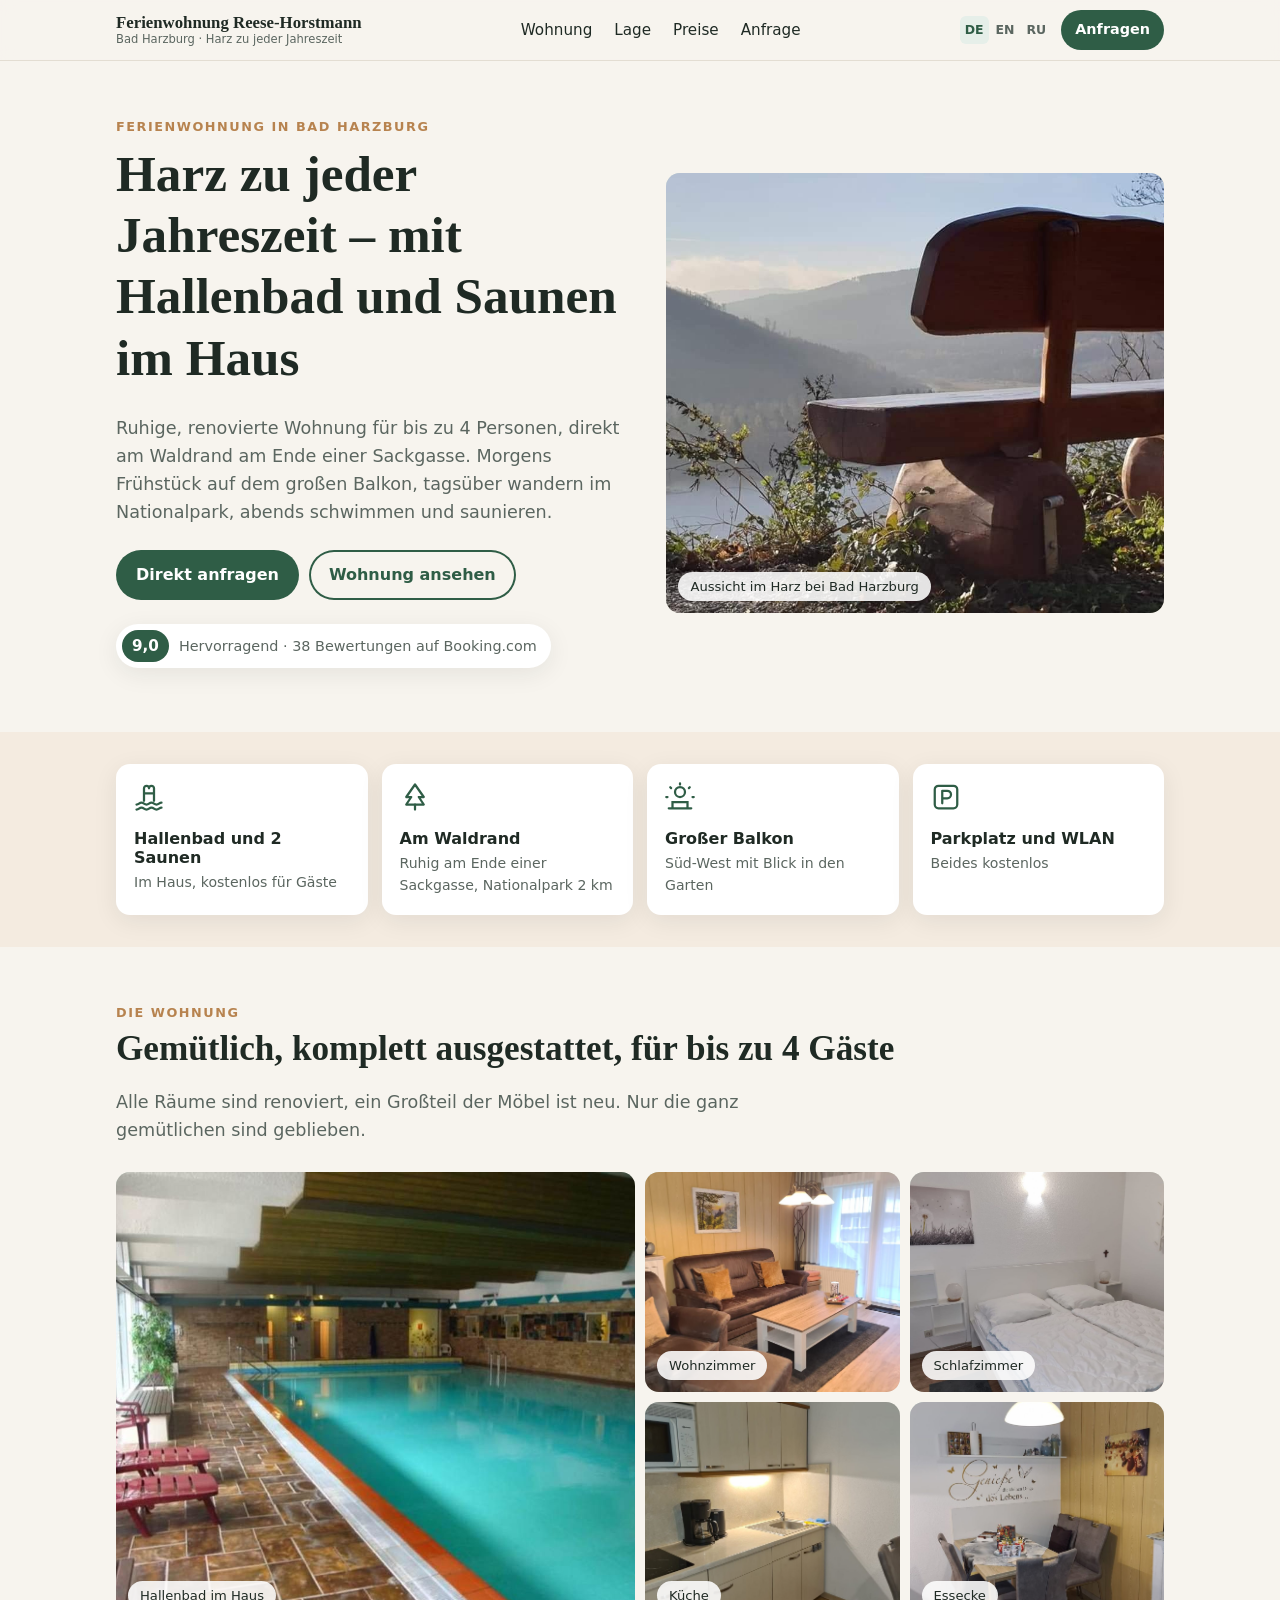
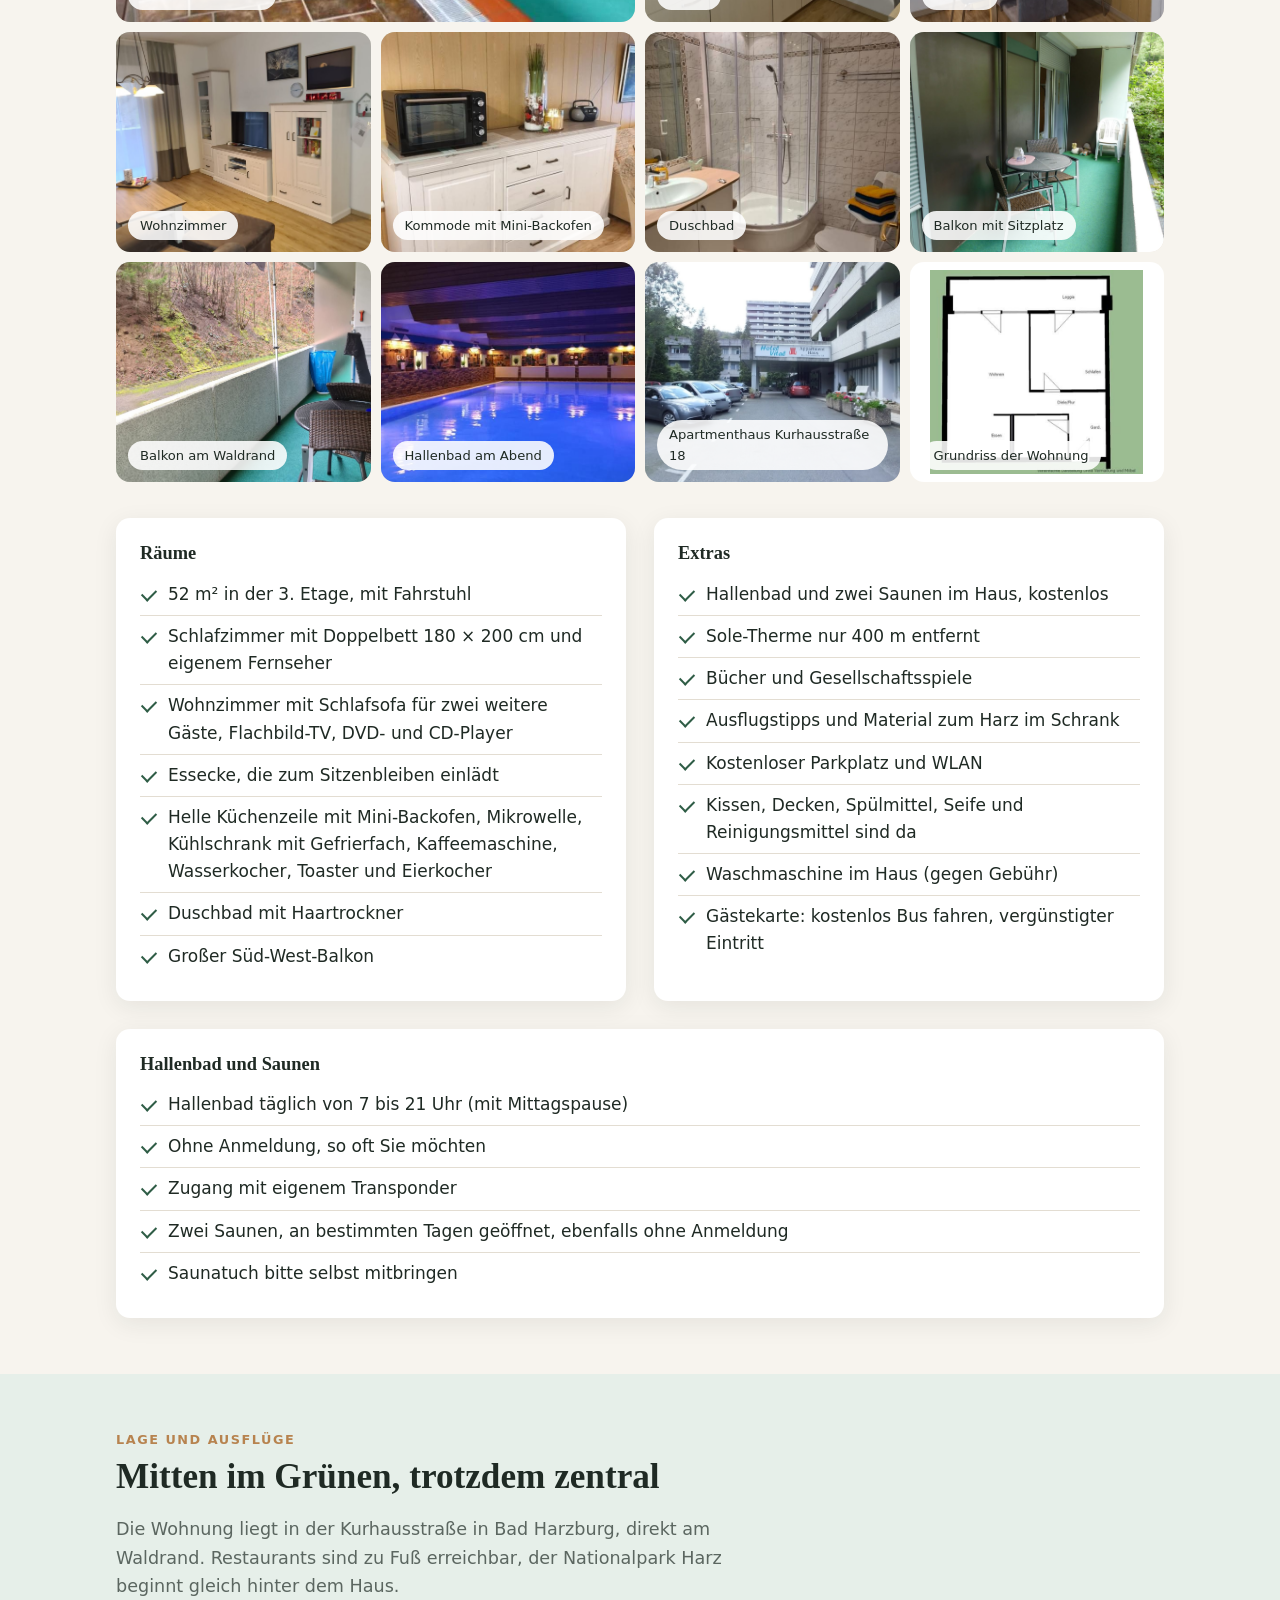
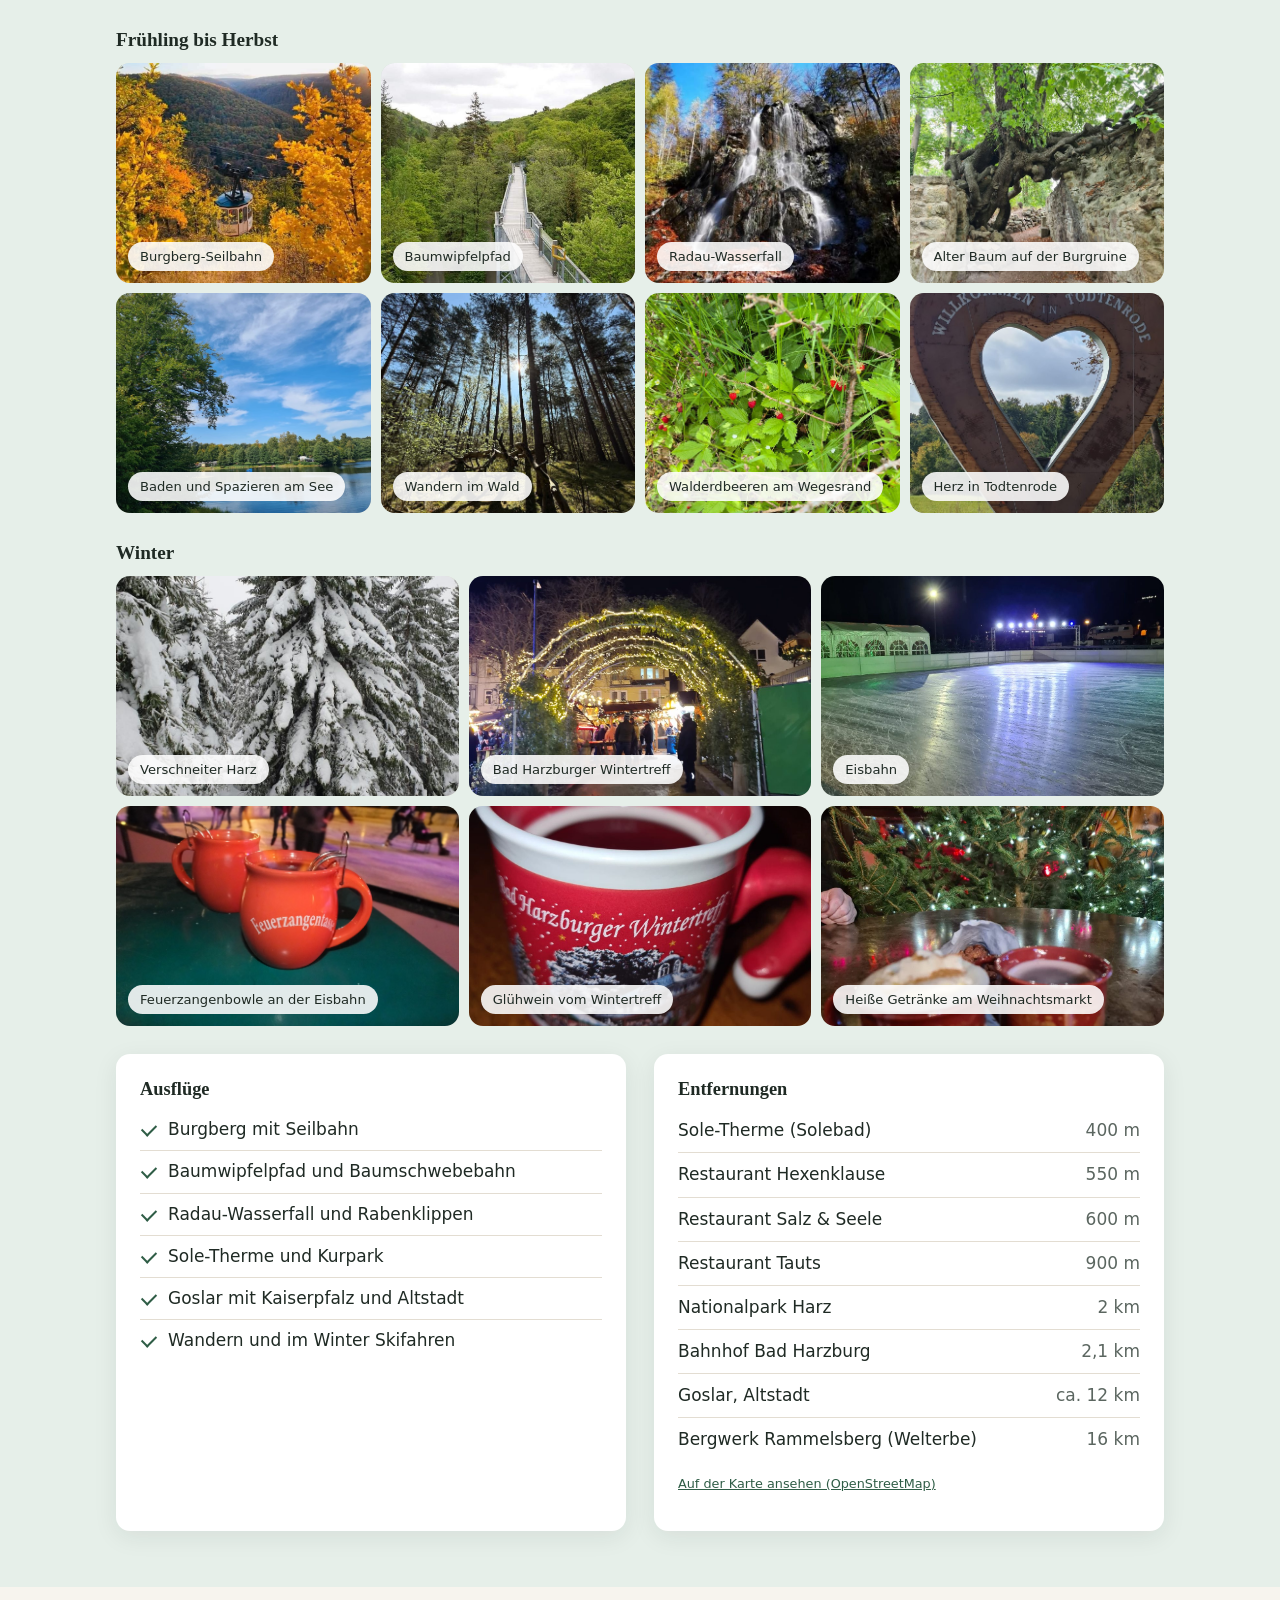
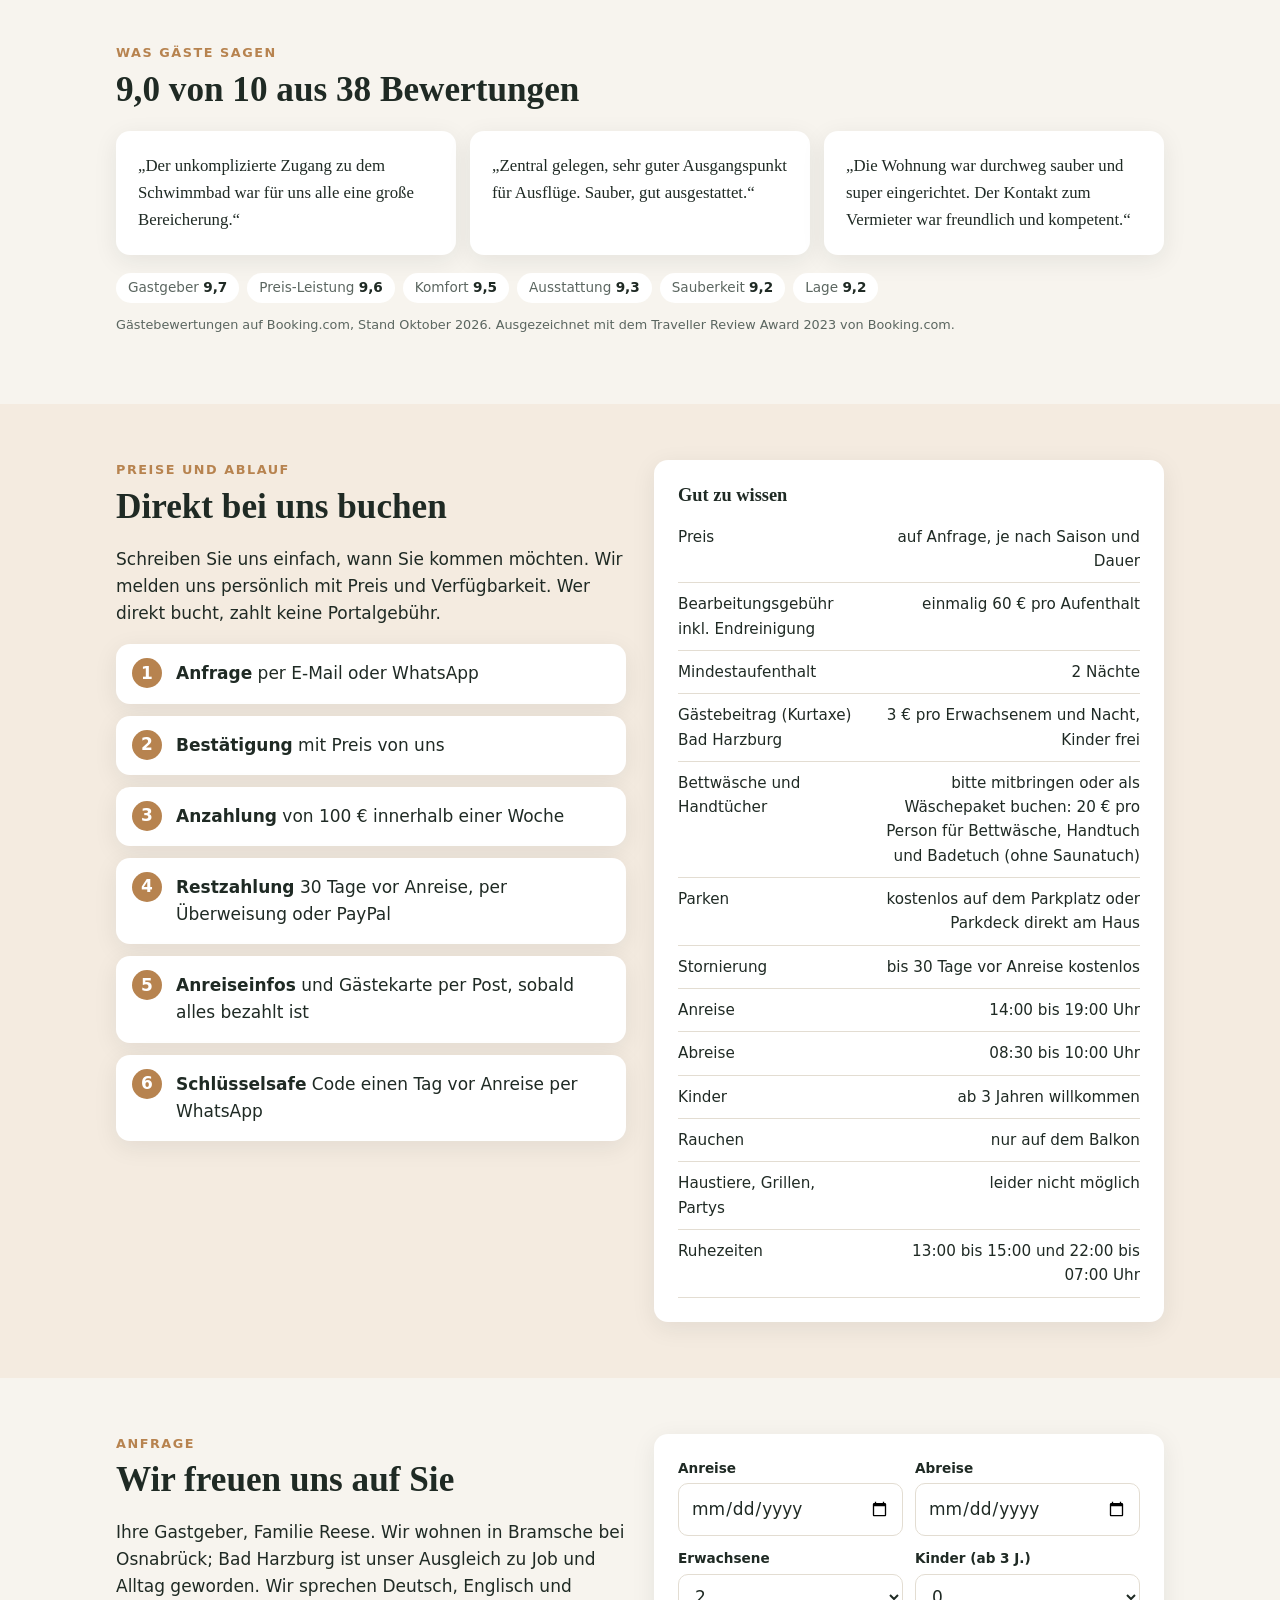
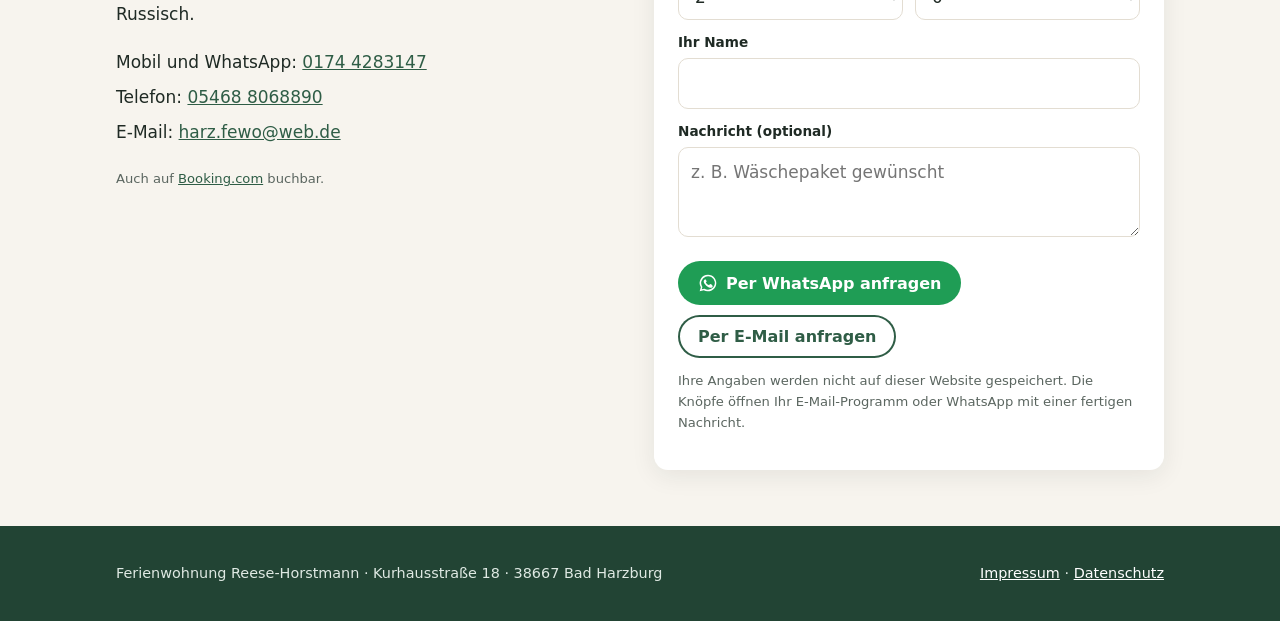
<file: index.html>
<!doctype html>
<html lang="de">
<head>
<meta charset="utf-8">
<meta name="viewport" content="width=device-width, initial-scale=1">
<title>Ferienwohnung Reese-Horstmann · Bad Harzburg mit Hallenbad und Saunen</title>
<meta name="description" content="Gemütliche Ferienwohnung für bis zu 4 Personen in Bad Harzburg: am Waldrand, mit Hallenbad und zwei Saunen im Haus, großem Balkon und kostenlosem Parkplatz. Direkt bei den Gastgebern anfragen.">
<meta name="theme-color" content="#2f5d46">
<link rel="canonical" href="https://harz-zu-jeder-jahreszeit.de/">
<link rel="alternate" hreflang="de" href="https://harz-zu-jeder-jahreszeit.de/">
<link rel="alternate" hreflang="en" href="https://harz-zu-jeder-jahreszeit.de/en/">
<link rel="alternate" hreflang="ru" href="https://harz-zu-jeder-jahreszeit.de/ru/">
<meta property="og:type" content="website">
<meta property="og:title" content="Ferienwohnung Reese-Horstmann · Bad Harzburg mit Hallenbad und Saunen">
<meta property="og:description" content="Gemütliche Ferienwohnung für bis zu 4 Personen in Bad Harzburg: am Waldrand, mit Hallenbad und zwei Saunen im Haus, großem Balkon und kostenlosem Parkplatz. Direkt bei den Gastgebern anfragen.">
<meta property="og:url" content="https://harz-zu-jeder-jahreszeit.de/">
<meta property="og:image" content="https://harz-zu-jeder-jahreszeit.de/fotos/hallenbad.jpg">
<meta property="og:locale" content="de_DE">
<script type="application/ld+json">{"@context": "https://schema.org", "@type": "VacationRental", "name": "Ferienwohnung Reese-Horstmann", "description": "Gemütliche Ferienwohnung für bis zu 4 Personen in Bad Harzburg: am Waldrand, mit Hallenbad und zwei Saunen im Haus, großem Balkon und kostenlosem Parkplatz. Direkt bei den Gastgebern anfragen.", "url": "https://harz-zu-jeder-jahreszeit.de/", "image": ["https://harz-zu-jeder-jahreszeit.de/fotos/hallenbad.jpg", "https://harz-zu-jeder-jahreszeit.de/fotos/wohnzimmer.jpg", "https://harz-zu-jeder-jahreszeit.de/fotos/schlafzimmer.jpg", "https://harz-zu-jeder-jahreszeit.de/fotos/bank-aussicht.jpg"], "telephone": "+49 174 4283147", "email": "harz.fewo@web.de", "address": {"@type": "PostalAddress", "streetAddress": "Kurhausstraße 18", "postalCode": "38667", "addressLocality": "Bad Harzburg", "addressCountry": "DE"}, "containsPlace": {"@type": "Accommodation", "occupancy": {"@type": "QuantitativeValue", "maxValue": 4}, "numberOfBedrooms": 1}, "amenityFeature": [{"@type": "LocationFeatureSpecification", "name": "Indoor pool", "value": true}, {"@type": "LocationFeatureSpecification", "name": "Saunas", "value": true}, {"@type": "LocationFeatureSpecification", "name": "Free parking", "value": true}, {"@type": "LocationFeatureSpecification", "name": "Free Wi-Fi", "value": true}, {"@type": "LocationFeatureSpecification", "name": "Balcony", "value": true}], "checkinTime": "14:00", "checkoutTime": "10:00", "petsAllowed": false}</script>
<link rel="stylesheet" href="style.css">
<link rel="icon" href="data:image/svg+xml,%3Csvg xmlns='http://www.w3.org/2000/svg' viewBox='0 0 64 64'%3E%3Crect width='64' height='64' rx='14' fill='%232f5d46'/%3E%3Cpath d='M12 46 26 24l8 12 6-8 12 18z' fill='%23f7f4ee'/%3E%3C/svg%3E">
<script data-goatcounter="https://fewoharz.goatcounter.com/count" async src="https://gc.zgo.at/count.js"></script>
</head>
<body class="has-mbar">
<!-- Erzeugt mit build.py – Änderungen bitte dort machen. -->

<header class="top">
  <div class="wrap">
    <a class="brand" href="#start">Ferienwohnung Reese-Horstmann<small>Bad Harzburg · Harz zu jeder Jahreszeit</small></a>
    <nav class="nav">
      <a href="#wohnung">Wohnung</a>
      <a href="#lage">Lage</a>
      <a href="#preise">Preise</a>
      <a href="#anfrage">Anfrage</a>
    </nav>
    <div class="head-right">
      <nav class="langs" aria-label="Sprache / Language / Язык"><a href="" hreflang="de" lang="de" aria-current="true">DE</a> <a href="en/" hreflang="en" lang="en">EN</a> <a href="ru/" hreflang="ru" lang="ru">RU</a></nav>
      <a class="btn btn-primary btn-sm" href="#anfrage">Anfragen</a>
    </div>
  </div>
</header>

<main id="start">

<section class="hero">
  <div class="wrap hero-grid">
    <div>
      <div class="eyebrow">Ferienwohnung in Bad Harzburg</div>
      <h1>Harz zu jeder Jahreszeit – mit Hallenbad und Saunen im Haus</h1>
      <p class="lead">Ruhige, renovierte Wohnung für bis zu 4 Personen, direkt am Waldrand am Ende einer Sackgasse. Morgens Frühstück auf dem großen Balkon, tagsüber wandern im Nationalpark, abends schwimmen und saunieren.</p>
      <div class="actions">
        <a class="btn btn-primary" href="#anfrage">Direkt anfragen</a>
        <a class="btn btn-ghost" href="#wohnung">Wohnung ansehen</a>
      </div>
      <div class="rating"><b>9,0</b> Hervorragend · 38 Bewertungen auf Booking.com</div>
    </div>
    <figure class="ph tall"><img src="fotos/bank-aussicht.jpg" alt="Aussicht im Harz bei Bad Harzburg" width="960" height="720"><figcaption>Aussicht im Harz bei Bad Harzburg</figcaption></figure>
  </div>
</section>

<section class="wood" style="padding:32px 0">
  <div class="wrap hl">
    <div>
      <svg viewBox="0 0 24 24" fill="none" stroke="currentColor" stroke-width="1.8" stroke-linecap="round"><path d="M2 18c2 0 2-1.5 4-1.5S8 18 10 18s2-1.5 4-1.5 2 1.5 4 1.5 2-1.5 4-1.5M2 22c2 0 2-1.5 4-1.5S8 22 10 22s2-1.5 4-1.5 2 1.5 4 1.5 2-1.5 4-1.5M8 15V5a2 2 0 0 1 4 0M16 15V5a2 2 0 0 0-4 0M8 9h8"/></svg>
      <h3>Hallenbad und 2 Saunen</h3><p>Im Haus, kostenlos für Gäste</p>
    </div>
    <div>
      <svg viewBox="0 0 24 24" fill="none" stroke="currentColor" stroke-width="1.8" stroke-linecap="round" stroke-linejoin="round"><path d="M12 2 5 12h4l-4 6h14l-4-6h4z"/><path d="M12 18v4"/></svg>
      <h3>Am Waldrand</h3><p>Ruhig am Ende einer Sackgasse, Nationalpark 2 km</p>
    </div>
    <div>
      <svg viewBox="0 0 24 24" fill="none" stroke="currentColor" stroke-width="1.8" stroke-linecap="round"><circle cx="12" cy="8" r="4"/><path d="M12 1v1M4.2 4.2l.7.7M1 12h1M22 12h1M19.1 4.9l.7-.7M3 21h18M6 21v-5h12v5"/></svg>
      <h3>Großer Balkon</h3><p>Süd-West mit Blick in den Garten</p>
    </div>
    <div>
      <svg viewBox="0 0 24 24" fill="none" stroke="currentColor" stroke-width="1.8" stroke-linecap="round" stroke-linejoin="round"><rect x="3" y="3" width="18" height="18" rx="3"/><path d="M9 17V7h4a3 3 0 0 1 0 6H9"/></svg>
      <h3>Parkplatz und WLAN</h3><p>Beides kostenlos</p>
    </div>
  </div>
</section>

<section id="wohnung">
  <div class="wrap">
    <div class="eyebrow">Die Wohnung</div>
    <h2>Gemütlich, komplett ausgestattet, für bis zu 4 Gäste</h2>
    <p class="lead">Alle Räume sind renoviert, ein Großteil der Möbel ist neu. Nur die ganz gemütlichen sind geblieben.</p>

    <div class="gallery" style="margin:28px 0 36px">
      <figure class="ph wide"><img src="fotos/hallenbad.jpg" alt="Hallenbad im Haus" loading="lazy" width="1024" height="768"><figcaption>Hallenbad im Haus</figcaption></figure>
      <figure class="ph"><img src="fotos/wohnzimmer.jpg" alt="Wohnzimmer" loading="lazy" width="1050" height="1400"><figcaption>Wohnzimmer</figcaption></figure>
      <figure class="ph"><img src="fotos/schlafzimmer.jpg" alt="Schlafzimmer" loading="lazy" width="1400" height="1050"><figcaption>Schlafzimmer</figcaption></figure>
      <figure class="ph"><img src="fotos/kueche.jpg" alt="Küche" loading="lazy" width="1050" height="1400"><figcaption>Küche</figcaption></figure>
      <figure class="ph"><img src="fotos/essecke.jpg" alt="Essecke" loading="lazy" width="1050" height="1400"><figcaption>Essecke</figcaption></figure>
      <figure class="ph"><img src="fotos/wohnzimmer-tv.jpg" alt="Wohnzimmer" loading="lazy" width="1050" height="1400"><figcaption>Wohnzimmer</figcaption></figure>
      <figure class="ph"><img src="fotos/mini-backofen.jpg" alt="Kommode mit Mini-Backofen" loading="lazy" width="576" height="768"><figcaption>Kommode mit Mini-Backofen</figcaption></figure>
      <figure class="ph"><img src="fotos/bad.jpg" alt="Duschbad" loading="lazy" width="576" height="768"><figcaption>Duschbad</figcaption></figure>
      <figure class="ph"><img src="fotos/balkon-sitzplatz.jpg" alt="Balkon mit Sitzplatz" loading="lazy" width="1400" height="933"><figcaption>Balkon mit Sitzplatz</figcaption></figure>
      <figure class="ph"><img src="fotos/balkon.jpg" alt="Balkon am Waldrand" loading="lazy" width="1050" height="1400"><figcaption>Balkon am Waldrand</figcaption></figure>
      <figure class="ph"><img src="fotos/hallenbad-abends.jpg" alt="Hallenbad am Abend" loading="lazy" width="576" height="768"><figcaption>Hallenbad am Abend</figcaption></figure>
      <figure class="ph"><img src="fotos/haus.jpg" alt="Apartmenthaus Kurhausstraße 18" loading="lazy" width="1400" height="933"><figcaption>Apartmenthaus Kurhausstraße 18</figcaption></figure>
      <figure class="ph plan"><img src="fotos/grundriss.jpg" alt="Grundriss der Wohnung" loading="lazy" width="502" height="480"><figcaption>Grundriss der Wohnung</figcaption></figure>
    </div>

    <div class="cols">
      <div class="card">
        <h3>Räume</h3>
        <ul class="ticks">
          <li>52 m² in der 3. Etage, mit Fahrstuhl</li>
          <li>Schlafzimmer mit Doppelbett 180 × 200 cm und eigenem Fernseher</li>
          <li>Wohnzimmer mit Schlafsofa für zwei weitere Gäste, Flachbild-TV, DVD- und CD-Player</li>
          <li>Essecke, die zum Sitzenbleiben einlädt</li>
          <li>Helle Küchenzeile mit Mini-Backofen, Mikrowelle, Kühlschrank mit Gefrierfach, Kaffeemaschine, Wasserkocher, Toaster und Eierkocher</li>
          <li>Duschbad mit Haartrockner</li>
          <li>Großer Süd-West-Balkon</li>
        </ul>
      </div>
      <div class="card">
        <h3>Extras</h3>
        <ul class="ticks">
          <li>Hallenbad und zwei Saunen im Haus, kostenlos</li>
          <li>Sole-Therme nur 400 m entfernt</li>
          <li>Bücher und Gesellschaftsspiele</li>
          <li>Ausflugstipps und Material zum Harz im Schrank</li>
          <li>Kostenloser Parkplatz und WLAN</li>
          <li>Kissen, Decken, Spülmittel, Seife und Reinigungsmittel sind da</li>
          <li>Waschmaschine im Haus (gegen Gebühr)</li>
          <li>Gästekarte: kostenlos Bus fahren, vergünstigter Eintritt</li>
        </ul>
      </div>
    </div>
    <div class="card" style="margin-top:28px">
      <h3>Hallenbad und Saunen</h3>
      <ul class="ticks">
          <li>Hallenbad täglich von 7 bis 21 Uhr (mit Mittagspause)</li>
          <li>Ohne Anmeldung, so oft Sie möchten</li>
          <li>Zugang mit eigenem Transponder</li>
          <li>Zwei Saunen, an bestimmten Tagen geöffnet, ebenfalls ohne Anmeldung</li>
          <li>Saunatuch bitte selbst mitbringen</li>
      </ul>
    </div>
  </div>
</section>

<section id="lage" class="alt">
  <div class="wrap">
    <div class="eyebrow">Lage und Ausflüge</div>
    <h2>Mitten im Grünen, trotzdem zentral</h2>
    <p class="lead">Die Wohnung liegt in der Kurhausstraße in Bad Harzburg, direkt am Waldrand. Restaurants sind zu Fuß erreichbar, der Nationalpark Harz beginnt gleich hinter dem Haus.</p>
    <h3 class="season">Frühling bis Herbst</h3>
    <div class="gallery">
      <figure class="ph"><img src="fotos/seilbahn.jpg" alt="Burgberg-Seilbahn" loading="lazy" width="828" height="621"><figcaption>Burgberg-Seilbahn</figcaption></figure>
      <figure class="ph"><img src="fotos/baumwipfelpfad.jpg" alt="Baumwipfelpfad" loading="lazy" width="1024" height="683"><figcaption>Baumwipfelpfad</figcaption></figure>
      <figure class="ph"><img src="fotos/radau-wasserfall.jpg" alt="Radau-Wasserfall" loading="lazy" width="584" height="768"><figcaption>Radau-Wasserfall</figcaption></figure>
      <figure class="ph"><img src="fotos/burgruine.jpg" alt="Alter Baum auf der Burgruine" loading="lazy" width="1050" height="1400"><figcaption>Alter Baum auf der Burgruine</figcaption></figure>
      <figure class="ph"><img src="fotos/see.jpg" alt="Baden und Spazieren am See" loading="lazy" width="1400" height="1050"><figcaption>Baden und Spazieren am See</figcaption></figure>
      <figure class="ph"><img src="fotos/wald.jpg" alt="Wandern im Wald" loading="lazy" width="1050" height="1400"><figcaption>Wandern im Wald</figcaption></figure>
      <figure class="ph"><img src="fotos/walderdbeeren.jpg" alt="Walderdbeeren am Wegesrand" loading="lazy" width="1050" height="1400"><figcaption>Walderdbeeren am Wegesrand</figcaption></figure>
      <figure class="ph"><img src="fotos/todtenrode.jpg" alt="Herz in Todtenrode" loading="lazy" width="1050" height="1400"><figcaption>Herz in Todtenrode</figcaption></figure>
    </div>
    <h3 class="season">Winter</h3>
    <div class="gallery g3">
      <figure class="ph"><img src="fotos/winter.jpg" alt="Verschneiter Harz" loading="lazy" width="768" height="768"><figcaption>Verschneiter Harz</figcaption></figure>
      <figure class="ph"><img src="fotos/lichterbogen.jpg" alt="Bad Harzburger Wintertreff" loading="lazy" width="1050" height="1400"><figcaption>Bad Harzburger Wintertreff</figcaption></figure>
      <figure class="ph"><img src="fotos/eisbahn.jpg" alt="Eisbahn" loading="lazy" width="1050" height="1400"><figcaption>Eisbahn</figcaption></figure>
      <figure class="ph"><img src="fotos/feuerzangenbowle.jpg" alt="Feuerzangenbowle an der Eisbahn" loading="lazy" width="1400" height="933"><figcaption>Feuerzangenbowle an der Eisbahn</figcaption></figure>
      <figure class="ph"><img src="fotos/wintertreff.jpg" alt="Glühwein vom Wintertreff" loading="lazy" width="1050" height="1400"><figcaption>Glühwein vom Wintertreff</figcaption></figure>
      <figure class="ph"><img src="fotos/weihnachtsmarkt-getraenke.jpg" alt="Heiße Getränke am Weihnachtsmarkt" loading="lazy" width="1050" height="1400"><figcaption>Heiße Getränke am Weihnachtsmarkt</figcaption></figure>
    </div>
    <div class="cols">
      <div class="card">
        <h3>Ausflüge</h3>
        <ul class="ticks">
          <li>Burgberg mit Seilbahn</li>
          <li>Baumwipfelpfad und Baumschwebebahn</li>
          <li>Radau-Wasserfall und Rabenklippen</li>
          <li>Sole-Therme und Kurpark</li>
          <li>Goslar mit Kaiserpfalz und Altstadt</li>
          <li>Wandern und im Winter Skifahren</li>
        </ul>
      </div>
      <div class="card">
        <h3>Entfernungen</h3>
        <ul class="dist">
          <li><span>Sole-Therme (Solebad)</span><span>400 m</span></li>
          <li><span>Restaurant Hexenklause</span><span>550 m</span></li>
          <li><span>Restaurant Salz &amp; Seele</span><span>600 m</span></li>
          <li><span>Restaurant Tauts</span><span>900 m</span></li>
          <li><span>Nationalpark Harz</span><span>2 km</span></li>
          <li><span>Bahnhof Bad Harzburg</span><span>2,1 km</span></li>
          <li><span>Goslar, Altstadt</span><span>ca. 12 km</span></li>
          <li><span>Bergwerk Rammelsberg (Welterbe)</span><span>16 km</span></li>
        </ul>
        <p class="src"><a href="https://www.openstreetmap.org/search?query=Kurhausstra%C3%9Fe%2018%2C%2038667%20Bad%20Harzburg" rel="noopener">Auf der Karte ansehen (OpenStreetMap)</a></p>
      </div>
    </div>
  </div>
</section>

<section id="stimmen">
  <div class="wrap">
    <div class="eyebrow">Was Gäste sagen</div>
    <h2>9,0 von 10 aus 38 Bewertungen</h2>
    <div class="quotes" style="margin-top:20px">
      <blockquote>„Der unkomplizierte Zugang zu dem Schwimmbad war für uns alle eine große Bereicherung.“</blockquote>
      <blockquote>„Zentral gelegen, sehr guter Ausgangspunkt für Ausflüge. Sauber, gut ausgestattet.“</blockquote>
      <blockquote>„Die Wohnung war durchweg sauber und super eingerichtet. Der Kontakt zum Vermieter war freundlich und kompetent.“</blockquote>
    </div>
    <div class="scores">
      <span>Gastgeber <b>9,7</b></span>
      <span>Preis-Leistung <b>9,6</b></span>
      <span>Komfort <b>9,5</b></span>
      <span>Ausstattung <b>9,3</b></span>
      <span>Sauberkeit <b>9,2</b></span>
      <span>Lage <b>9,2</b></span>
    </div>
    <p class="src">Gästebewertungen auf Booking.com, Stand Oktober 2026. Ausgezeichnet mit dem Traveller Review Award 2023 von Booking.com.</p>
  </div>
</section>

<section id="preise" class="wood">
  <div class="wrap cols">
    <div>
      <div class="eyebrow">Preise und Ablauf</div>
      <h2>Direkt bei uns buchen</h2>
      <p>Schreiben Sie uns einfach, wann Sie kommen möchten. Wir melden uns persönlich mit Preis und Verfügbarkeit. Wer direkt bucht, zahlt keine Portalgebühr.</p>
      <ol class="steps">
        <li><b>Anfrage</b> per E-Mail oder WhatsApp</li>
        <li><b>Bestätigung</b> mit Preis von uns</li>
        <li><b>Anzahlung</b> von 100 € innerhalb einer Woche</li>
        <li><b>Restzahlung</b> 30 Tage vor Anreise, per Überweisung oder PayPal</li>
        <li><b>Anreiseinfos</b> und Gästekarte per Post, sobald alles bezahlt ist</li>
        <li><b>Schlüsselsafe</b> Code einen Tag vor Anreise per WhatsApp</li>
      </ol>
    </div>
    <div class="card">
      <h3>Gut zu wissen</h3>
      <table class="prices">
        <tr><td>Preis</td><td>auf Anfrage, je nach Saison und Dauer</td></tr>
        <tr><td>Bearbeitungsgebühr inkl. Endreinigung</td><td>einmalig 60 € pro Aufenthalt</td></tr>
        <tr><td>Mindestaufenthalt</td><td>2 Nächte</td></tr>
        <tr><td>Gästebeitrag (Kurtaxe) Bad Harzburg</td><td>3 € pro Erwachsenem und Nacht, Kinder frei</td></tr>
        <tr><td>Bettwäsche und Handtücher</td><td>bitte mitbringen oder als Wäschepaket buchen: 20 € pro Person für Bettwäsche, Handtuch und Badetuch (ohne Saunatuch)</td></tr>
        <tr><td>Parken</td><td>kostenlos auf dem Parkplatz oder Parkdeck direkt am Haus</td></tr>
        <tr><td>Stornierung</td><td>bis 30 Tage vor Anreise kostenlos</td></tr>
        <tr><td>Anreise</td><td>14:00 bis 19:00 Uhr</td></tr>
        <tr><td>Abreise</td><td>08:30 bis 10:00 Uhr</td></tr>
        <tr><td>Kinder</td><td>ab 3 Jahren willkommen</td></tr>
        <tr><td>Rauchen</td><td>nur auf dem Balkon</td></tr>
        <tr><td>Haustiere, Grillen, Partys</td><td>leider nicht möglich</td></tr>
        <tr><td>Ruhezeiten</td><td>13:00 bis 15:00 und 22:00 bis 07:00 Uhr</td></tr>
      </table>
    </div>
  </div>
</section>

<section id="anfrage">
  <div class="wrap cols">
    <div>
      <div class="eyebrow">Anfrage</div>
      <h2>Wir freuen uns auf Sie</h2>
      <p>Ihre Gastgeber, Familie Reese. Wir wohnen in Bramsche bei Osnabrück; Bad Harzburg ist unser Ausgleich zu Job und Alltag geworden. Wir sprechen Deutsch, Englisch und Russisch.</p>
      <ul class="contact-lines">
        <li>Mobil und WhatsApp: <a href="tel:+491744283147">0174 4283147</a></li>
        <li>Telefon: <a href="tel:+4954688068890">05468 8068890</a></li>
        <li>E-Mail: <a href="mailto:harz.fewo@web.de">harz.fewo@web.de</a></li>
      </ul>
      <p class="hint">Auch auf <a href="https://www.booking.com/hotel/de/ferienwohnung-reese-horstmann.de.html" rel="noopener">Booking.com</a> buchbar.</p>
    </div>
    <form class="ask card" id="ask" novalidate>
      <div class="two">
        <div><label for="von">Anreise</label><input type="date" id="von" required></div>
        <div><label for="bis">Abreise</label><input type="date" id="bis" required></div>
      </div>
      <div class="two">
        <div><label for="erw">Erwachsene</label><select id="erw"><option>1</option><option selected>2</option><option>3</option><option>4</option></select></div>
        <div><label for="kind">Kinder (ab 3 J.)</label><select id="kind"><option selected>0</option><option>1</option><option>2</option><option>3</option></select></div>
      </div>
      <div><label for="name">Ihr Name</label><input id="name" autocomplete="name"></div>
      <div><label for="msg">Nachricht (optional)</label><textarea id="msg" placeholder="z. B. Wäschepaket gewünscht"></textarea></div>
      <div class="actions">
        <button class="btn btn-wa" type="button" data-send="wa">
          <svg viewBox="0 0 24 24" fill="currentColor"><path d="M12 2a10 10 0 0 0-8.6 15.1L2 22l5-1.3A10 10 0 1 0 12 2zm0 18.2a8.2 8.2 0 0 1-4.2-1.2l-.3-.2-3 .8.8-2.9-.2-.3A8.2 8.2 0 1 1 12 20.2zm4.5-6.1c-.2-.1-1.5-.7-1.7-.8s-.4-.1-.6.1-.6.8-.8 1-.3.2-.5.1a6.7 6.7 0 0 1-3.3-2.9c-.2-.4.2-.4.7-1.3.1-.2 0-.3 0-.4l-.8-1.8c-.2-.5-.4-.4-.6-.4h-.5a1 1 0 0 0-.7.3 3 3 0 0 0-.9 2.2 5.2 5.2 0 0 0 1.1 2.8 11.9 11.9 0 0 0 4.6 4c1.7.7 2.4.8 3.2.7.5-.1 1.5-.6 1.8-1.2s.2-1.1.1-1.2l-.5-.3z"/></svg>
          Per WhatsApp anfragen
        </button>
        <button class="btn btn-ghost" type="button" data-send="mail">Per E-Mail anfragen</button>
      </div>
      <p class="hint">Ihre Angaben werden nicht auf dieser Website gespeichert. Die Knöpfe öffnen Ihr E-Mail-Programm oder WhatsApp mit einer fertigen Nachricht.</p>
    </form>
  </div>
</section>

</main>

<footer>
  <div class="wrap">
    <div>Ferienwohnung Reese-Horstmann · Kurhausstraße 18 · 38667 Bad Harzburg</div>
    <div><a href="impressum.html">Impressum</a> · <a href="datenschutz.html">Datenschutz</a></div>
    <div id="visits" data-gc="fewoharz" hidden>Besucher: <span></span></div>
  </div>
</footer>

<div class="mbar">
  <a class="btn btn-wa" href="https://wa.me/491744283147" rel="noopener">WhatsApp</a>
  <a class="btn btn-primary" href="#anfrage">Anfragen</a>
</div>

<div class="lb" id="lb" role="dialog" aria-modal="true" aria-label="Fotoansicht">
  <div class="lb-scroll"><img alt=""></div>
  <button class="x" type="button" aria-label="Schließen">×</button>
  <button class="prev" type="button" aria-label="Vorheriges Foto">‹</button>
  <button class="next" type="button" aria-label="Nächstes Foto">›</button>
  <div class="cap"></div>
</div>

<script>window.FEWO = {"hello": "Hallo Familie Reese,", "interest": "wir interessieren uns für Ihre Ferienwohnung in Bad Harzburg.", "period": "Zeitraum", "guests": "Gäste", "adults": "Erwachsene", "children": "Kinder", "regards": "Viele Grüße", "subject": "Anfrage Ferienwohnung Bad Harzburg"};</script>
<script src="site.js"></script>
</body>
</html>
</file>
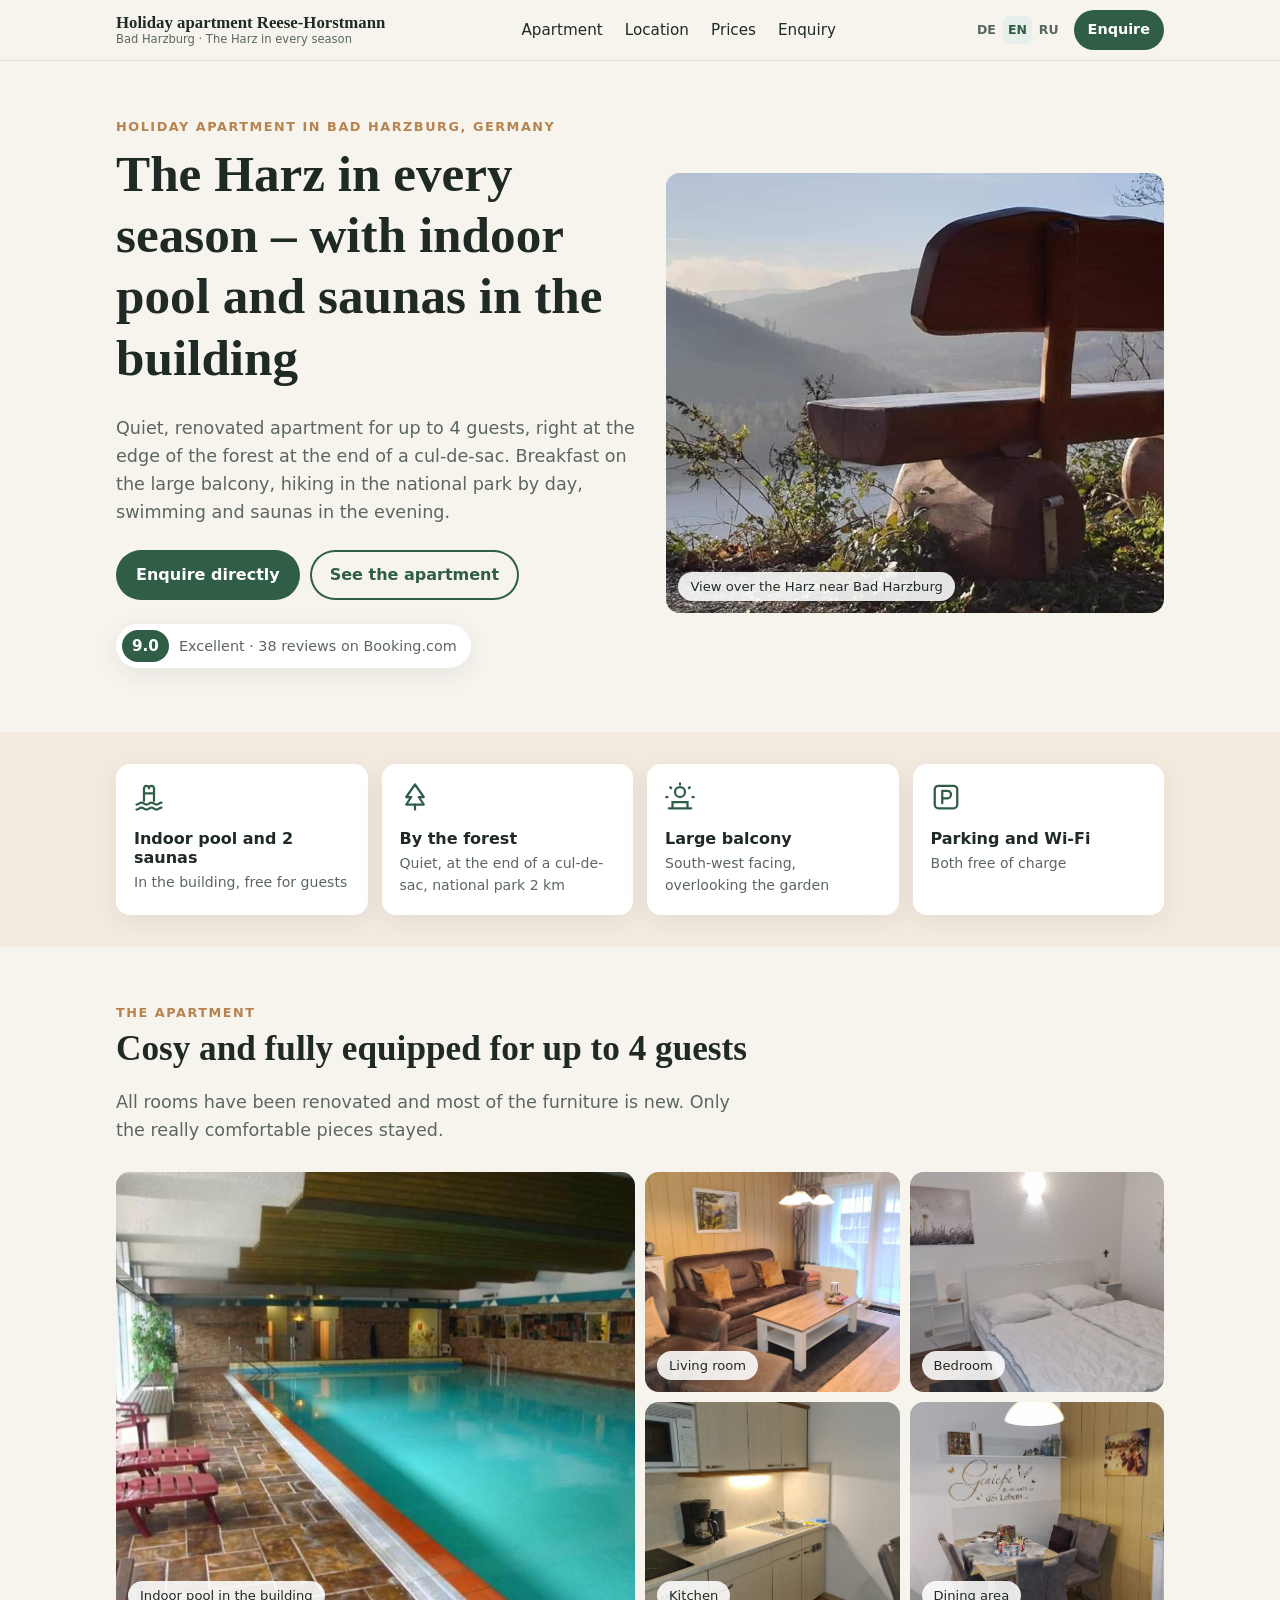
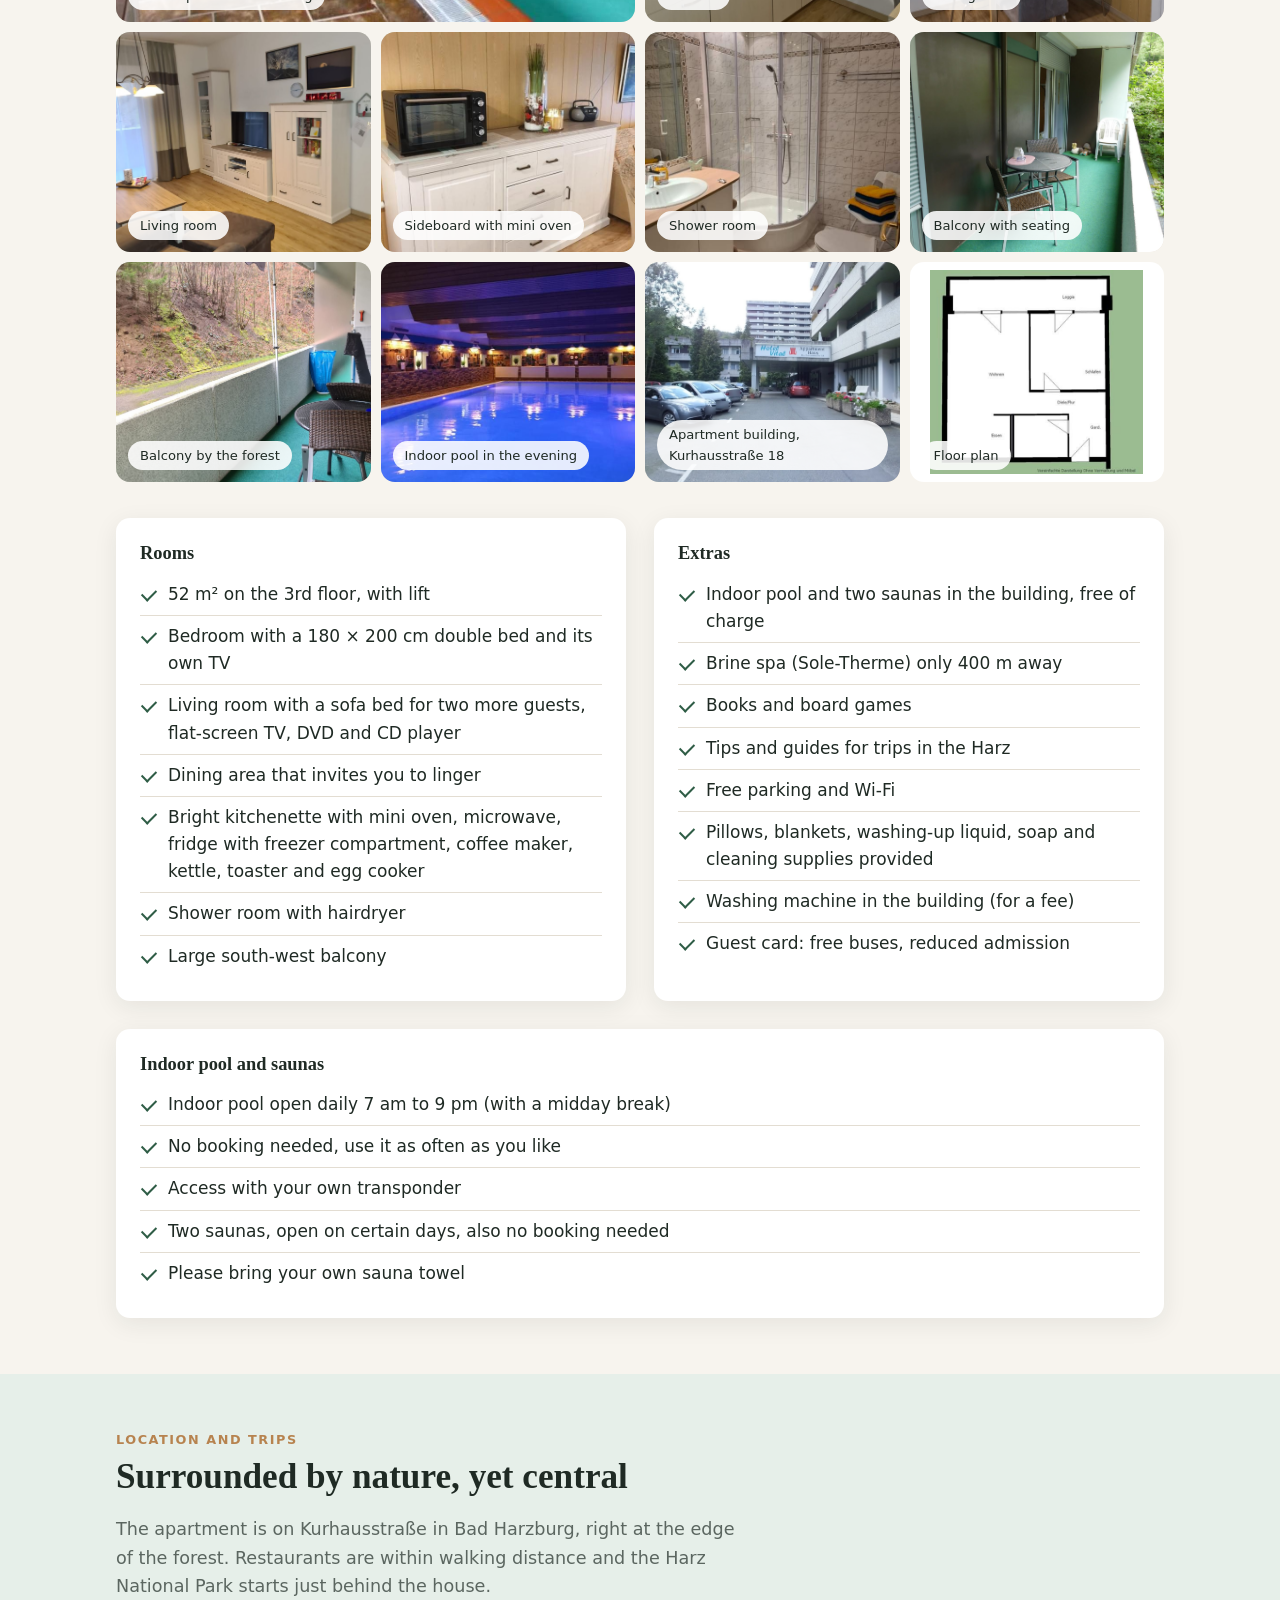
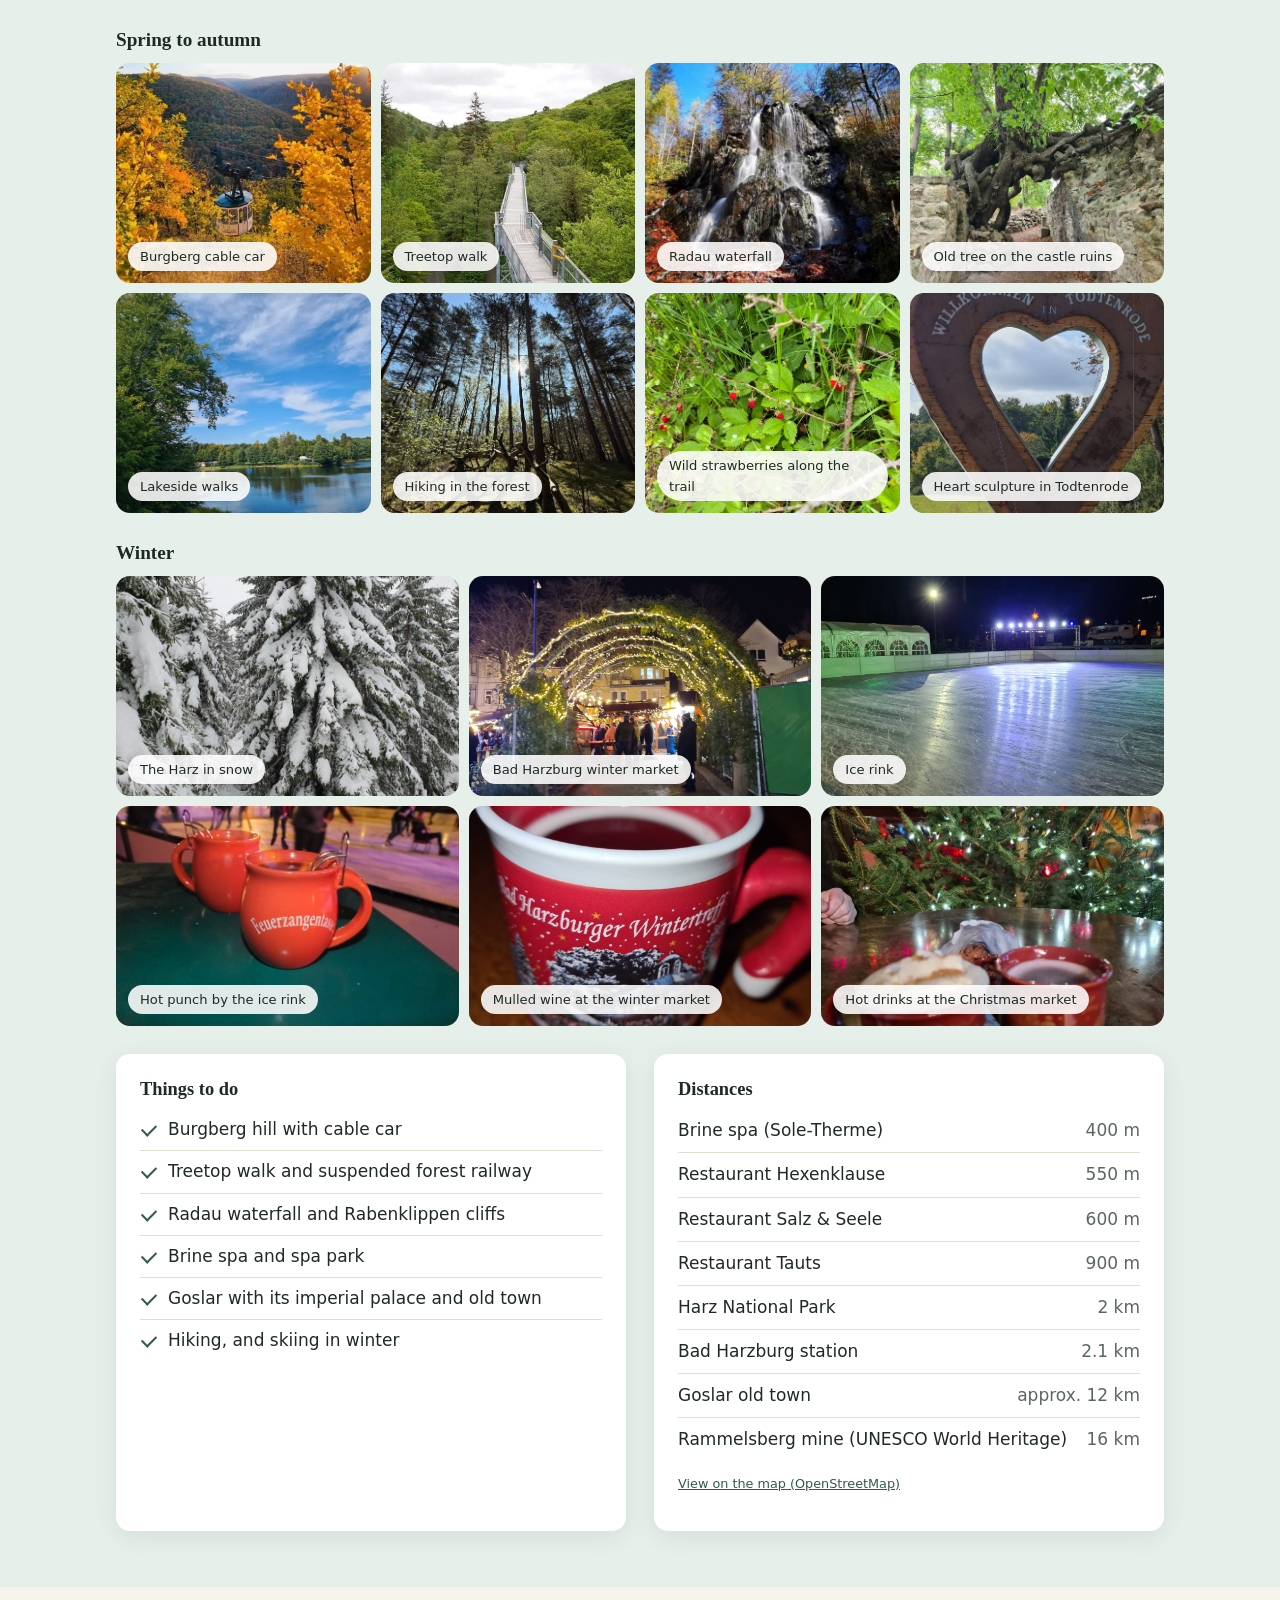
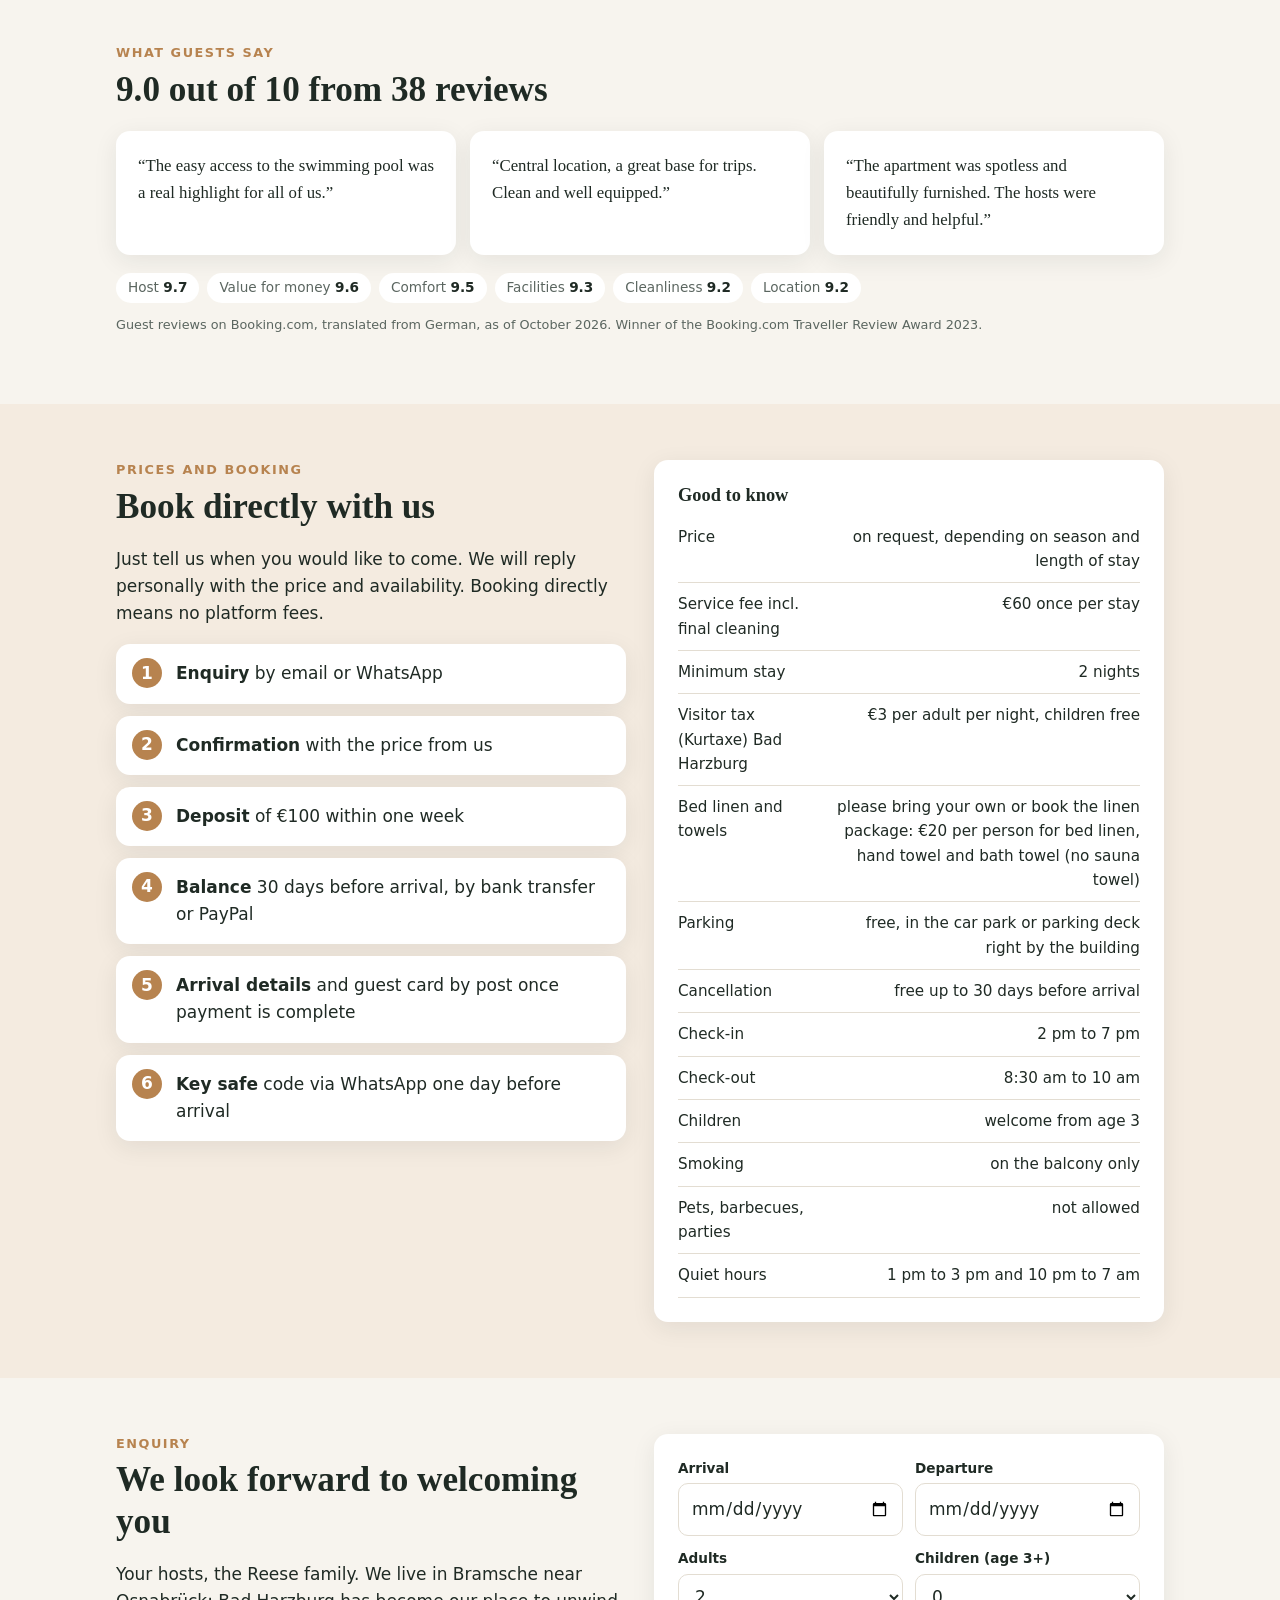
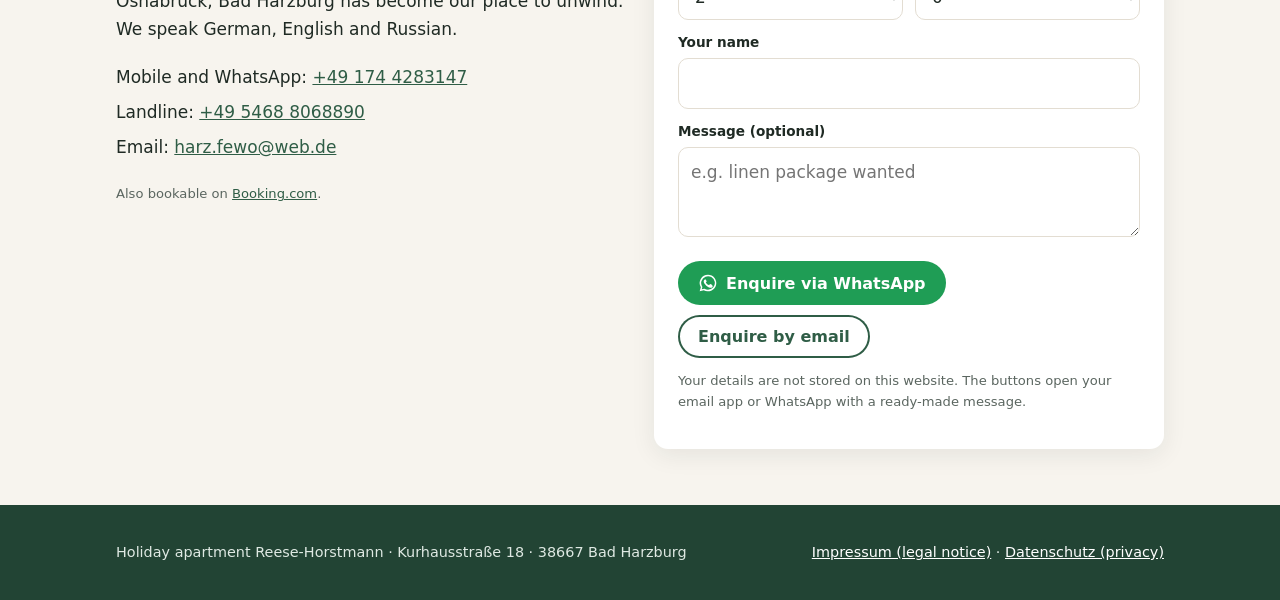
<file: en/index.html>
<!doctype html>
<html lang="en">
<head>
<meta charset="utf-8">
<meta name="viewport" content="width=device-width, initial-scale=1">
<title>Holiday apartment Reese-Horstmann · Bad Harzburg with indoor pool and saunas</title>
<meta name="description" content="Cosy holiday apartment for up to 4 guests in Bad Harzburg, Germany: by the forest, with an indoor pool and two saunas in the building, a large balcony and free parking. Contact the hosts directly.">
<meta name="theme-color" content="#2f5d46">
<link rel="canonical" href="https://harz-zu-jeder-jahreszeit.de/en/">
<link rel="alternate" hreflang="de" href="https://harz-zu-jeder-jahreszeit.de/">
<link rel="alternate" hreflang="en" href="https://harz-zu-jeder-jahreszeit.de/en/">
<link rel="alternate" hreflang="ru" href="https://harz-zu-jeder-jahreszeit.de/ru/">
<meta property="og:type" content="website">
<meta property="og:title" content="Holiday apartment Reese-Horstmann · Bad Harzburg with indoor pool and saunas">
<meta property="og:description" content="Cosy holiday apartment for up to 4 guests in Bad Harzburg, Germany: by the forest, with an indoor pool and two saunas in the building, a large balcony and free parking. Contact the hosts directly.">
<meta property="og:url" content="https://harz-zu-jeder-jahreszeit.de/en/">
<meta property="og:image" content="https://harz-zu-jeder-jahreszeit.de/fotos/hallenbad.jpg">
<meta property="og:locale" content="en_GB">
<script type="application/ld+json">{"@context": "https://schema.org", "@type": "VacationRental", "name": "Holiday apartment Reese-Horstmann", "description": "Cosy holiday apartment for up to 4 guests in Bad Harzburg, Germany: by the forest, with an indoor pool and two saunas in the building, a large balcony and free parking. Contact the hosts directly.", "url": "https://harz-zu-jeder-jahreszeit.de/en/", "image": ["https://harz-zu-jeder-jahreszeit.de/fotos/hallenbad.jpg", "https://harz-zu-jeder-jahreszeit.de/fotos/wohnzimmer.jpg", "https://harz-zu-jeder-jahreszeit.de/fotos/schlafzimmer.jpg", "https://harz-zu-jeder-jahreszeit.de/fotos/bank-aussicht.jpg"], "telephone": "+49 174 4283147", "email": "harz.fewo@web.de", "address": {"@type": "PostalAddress", "streetAddress": "Kurhausstraße 18", "postalCode": "38667", "addressLocality": "Bad Harzburg", "addressCountry": "DE"}, "containsPlace": {"@type": "Accommodation", "occupancy": {"@type": "QuantitativeValue", "maxValue": 4}, "numberOfBedrooms": 1}, "amenityFeature": [{"@type": "LocationFeatureSpecification", "name": "Indoor pool", "value": true}, {"@type": "LocationFeatureSpecification", "name": "Saunas", "value": true}, {"@type": "LocationFeatureSpecification", "name": "Free parking", "value": true}, {"@type": "LocationFeatureSpecification", "name": "Free Wi-Fi", "value": true}, {"@type": "LocationFeatureSpecification", "name": "Balcony", "value": true}], "checkinTime": "14:00", "checkoutTime": "10:00", "petsAllowed": false}</script>
<link rel="stylesheet" href="../style.css">
<link rel="icon" href="data:image/svg+xml,%3Csvg xmlns='http://www.w3.org/2000/svg' viewBox='0 0 64 64'%3E%3Crect width='64' height='64' rx='14' fill='%232f5d46'/%3E%3Cpath d='M12 46 26 24l8 12 6-8 12 18z' fill='%23f7f4ee'/%3E%3C/svg%3E">
<script data-goatcounter="https://fewoharz.goatcounter.com/count" async src="https://gc.zgo.at/count.js"></script>
</head>
<body class="has-mbar">
<!-- Erzeugt mit build.py – Änderungen bitte dort machen. -->

<header class="top">
  <div class="wrap">
    <a class="brand" href="#start">Holiday apartment Reese-Horstmann<small>Bad Harzburg · The Harz in every season</small></a>
    <nav class="nav">
      <a href="#wohnung">Apartment</a>
      <a href="#lage">Location</a>
      <a href="#preise">Prices</a>
      <a href="#anfrage">Enquiry</a>
    </nav>
    <div class="head-right">
      <nav class="langs" aria-label="Sprache / Language / Язык"><a href="../" hreflang="de" lang="de">DE</a> <a href="../en/" hreflang="en" lang="en" aria-current="true">EN</a> <a href="../ru/" hreflang="ru" lang="ru">RU</a></nav>
      <a class="btn btn-primary btn-sm" href="#anfrage">Enquire</a>
    </div>
  </div>
</header>

<main id="start">

<section class="hero">
  <div class="wrap hero-grid">
    <div>
      <div class="eyebrow">Holiday apartment in Bad Harzburg, Germany</div>
      <h1>The Harz in every season – with indoor pool and saunas in the building</h1>
      <p class="lead">Quiet, renovated apartment for up to 4 guests, right at the edge of the forest at the end of a cul-de-sac. Breakfast on the large balcony, hiking in the national park by day, swimming and saunas in the evening.</p>
      <div class="actions">
        <a class="btn btn-primary" href="#anfrage">Enquire directly</a>
        <a class="btn btn-ghost" href="#wohnung">See the apartment</a>
      </div>
      <div class="rating"><b>9.0</b> Excellent · 38 reviews on Booking.com</div>
    </div>
    <figure class="ph tall"><img src="../fotos/bank-aussicht.jpg" alt="View over the Harz near Bad Harzburg" width="960" height="720"><figcaption>View over the Harz near Bad Harzburg</figcaption></figure>
  </div>
</section>

<section class="wood" style="padding:32px 0">
  <div class="wrap hl">
    <div>
      <svg viewBox="0 0 24 24" fill="none" stroke="currentColor" stroke-width="1.8" stroke-linecap="round"><path d="M2 18c2 0 2-1.5 4-1.5S8 18 10 18s2-1.5 4-1.5 2 1.5 4 1.5 2-1.5 4-1.5M2 22c2 0 2-1.5 4-1.5S8 22 10 22s2-1.5 4-1.5 2 1.5 4 1.5 2-1.5 4-1.5M8 15V5a2 2 0 0 1 4 0M16 15V5a2 2 0 0 0-4 0M8 9h8"/></svg>
      <h3>Indoor pool and 2 saunas</h3><p>In the building, free for guests</p>
    </div>
    <div>
      <svg viewBox="0 0 24 24" fill="none" stroke="currentColor" stroke-width="1.8" stroke-linecap="round" stroke-linejoin="round"><path d="M12 2 5 12h4l-4 6h14l-4-6h4z"/><path d="M12 18v4"/></svg>
      <h3>By the forest</h3><p>Quiet, at the end of a cul-de-sac, national park 2 km</p>
    </div>
    <div>
      <svg viewBox="0 0 24 24" fill="none" stroke="currentColor" stroke-width="1.8" stroke-linecap="round"><circle cx="12" cy="8" r="4"/><path d="M12 1v1M4.2 4.2l.7.7M1 12h1M22 12h1M19.1 4.9l.7-.7M3 21h18M6 21v-5h12v5"/></svg>
      <h3>Large balcony</h3><p>South-west facing, overlooking the garden</p>
    </div>
    <div>
      <svg viewBox="0 0 24 24" fill="none" stroke="currentColor" stroke-width="1.8" stroke-linecap="round" stroke-linejoin="round"><rect x="3" y="3" width="18" height="18" rx="3"/><path d="M9 17V7h4a3 3 0 0 1 0 6H9"/></svg>
      <h3>Parking and Wi-Fi</h3><p>Both free of charge</p>
    </div>
  </div>
</section>

<section id="wohnung">
  <div class="wrap">
    <div class="eyebrow">The apartment</div>
    <h2>Cosy and fully equipped for up to 4 guests</h2>
    <p class="lead">All rooms have been renovated and most of the furniture is new. Only the really comfortable pieces stayed.</p>

    <div class="gallery" style="margin:28px 0 36px">
      <figure class="ph wide"><img src="../fotos/hallenbad.jpg" alt="Indoor pool in the building" loading="lazy" width="1024" height="768"><figcaption>Indoor pool in the building</figcaption></figure>
      <figure class="ph"><img src="../fotos/wohnzimmer.jpg" alt="Living room" loading="lazy" width="1050" height="1400"><figcaption>Living room</figcaption></figure>
      <figure class="ph"><img src="../fotos/schlafzimmer.jpg" alt="Bedroom" loading="lazy" width="1400" height="1050"><figcaption>Bedroom</figcaption></figure>
      <figure class="ph"><img src="../fotos/kueche.jpg" alt="Kitchen" loading="lazy" width="1050" height="1400"><figcaption>Kitchen</figcaption></figure>
      <figure class="ph"><img src="../fotos/essecke.jpg" alt="Dining area" loading="lazy" width="1050" height="1400"><figcaption>Dining area</figcaption></figure>
      <figure class="ph"><img src="../fotos/wohnzimmer-tv.jpg" alt="Living room" loading="lazy" width="1050" height="1400"><figcaption>Living room</figcaption></figure>
      <figure class="ph"><img src="../fotos/mini-backofen.jpg" alt="Sideboard with mini oven" loading="lazy" width="576" height="768"><figcaption>Sideboard with mini oven</figcaption></figure>
      <figure class="ph"><img src="../fotos/bad.jpg" alt="Shower room" loading="lazy" width="576" height="768"><figcaption>Shower room</figcaption></figure>
      <figure class="ph"><img src="../fotos/balkon-sitzplatz.jpg" alt="Balcony with seating" loading="lazy" width="1400" height="933"><figcaption>Balcony with seating</figcaption></figure>
      <figure class="ph"><img src="../fotos/balkon.jpg" alt="Balcony by the forest" loading="lazy" width="1050" height="1400"><figcaption>Balcony by the forest</figcaption></figure>
      <figure class="ph"><img src="../fotos/hallenbad-abends.jpg" alt="Indoor pool in the evening" loading="lazy" width="576" height="768"><figcaption>Indoor pool in the evening</figcaption></figure>
      <figure class="ph"><img src="../fotos/haus.jpg" alt="Apartment building, Kurhausstraße 18" loading="lazy" width="1400" height="933"><figcaption>Apartment building, Kurhausstraße 18</figcaption></figure>
      <figure class="ph plan"><img src="../fotos/grundriss.jpg" alt="Floor plan" loading="lazy" width="502" height="480"><figcaption>Floor plan</figcaption></figure>
    </div>

    <div class="cols">
      <div class="card">
        <h3>Rooms</h3>
        <ul class="ticks">
          <li>52 m² on the 3rd floor, with lift</li>
          <li>Bedroom with a 180 × 200 cm double bed and its own TV</li>
          <li>Living room with a sofa bed for two more guests, flat-screen TV, DVD and CD player</li>
          <li>Dining area that invites you to linger</li>
          <li>Bright kitchenette with mini oven, microwave, fridge with freezer compartment, coffee maker, kettle, toaster and egg cooker</li>
          <li>Shower room with hairdryer</li>
          <li>Large south-west balcony</li>
        </ul>
      </div>
      <div class="card">
        <h3>Extras</h3>
        <ul class="ticks">
          <li>Indoor pool and two saunas in the building, free of charge</li>
          <li>Brine spa (Sole-Therme) only 400 m away</li>
          <li>Books and board games</li>
          <li>Tips and guides for trips in the Harz</li>
          <li>Free parking and Wi-Fi</li>
          <li>Pillows, blankets, washing-up liquid, soap and cleaning supplies provided</li>
          <li>Washing machine in the building (for a fee)</li>
          <li>Guest card: free buses, reduced admission</li>
        </ul>
      </div>
    </div>
    <div class="card" style="margin-top:28px">
      <h3>Indoor pool and saunas</h3>
      <ul class="ticks">
          <li>Indoor pool open daily 7 am to 9 pm (with a midday break)</li>
          <li>No booking needed, use it as often as you like</li>
          <li>Access with your own transponder</li>
          <li>Two saunas, open on certain days, also no booking needed</li>
          <li>Please bring your own sauna towel</li>
      </ul>
    </div>
  </div>
</section>

<section id="lage" class="alt">
  <div class="wrap">
    <div class="eyebrow">Location and trips</div>
    <h2>Surrounded by nature, yet central</h2>
    <p class="lead">The apartment is on Kurhausstraße in Bad Harzburg, right at the edge of the forest. Restaurants are within walking distance and the Harz National Park starts just behind the house.</p>
    <h3 class="season">Spring to autumn</h3>
    <div class="gallery">
      <figure class="ph"><img src="../fotos/seilbahn.jpg" alt="Burgberg cable car" loading="lazy" width="828" height="621"><figcaption>Burgberg cable car</figcaption></figure>
      <figure class="ph"><img src="../fotos/baumwipfelpfad.jpg" alt="Treetop walk" loading="lazy" width="1024" height="683"><figcaption>Treetop walk</figcaption></figure>
      <figure class="ph"><img src="../fotos/radau-wasserfall.jpg" alt="Radau waterfall" loading="lazy" width="584" height="768"><figcaption>Radau waterfall</figcaption></figure>
      <figure class="ph"><img src="../fotos/burgruine.jpg" alt="Old tree on the castle ruins" loading="lazy" width="1050" height="1400"><figcaption>Old tree on the castle ruins</figcaption></figure>
      <figure class="ph"><img src="../fotos/see.jpg" alt="Lakeside walks" loading="lazy" width="1400" height="1050"><figcaption>Lakeside walks</figcaption></figure>
      <figure class="ph"><img src="../fotos/wald.jpg" alt="Hiking in the forest" loading="lazy" width="1050" height="1400"><figcaption>Hiking in the forest</figcaption></figure>
      <figure class="ph"><img src="../fotos/walderdbeeren.jpg" alt="Wild strawberries along the trail" loading="lazy" width="1050" height="1400"><figcaption>Wild strawberries along the trail</figcaption></figure>
      <figure class="ph"><img src="../fotos/todtenrode.jpg" alt="Heart sculpture in Todtenrode" loading="lazy" width="1050" height="1400"><figcaption>Heart sculpture in Todtenrode</figcaption></figure>
    </div>
    <h3 class="season">Winter</h3>
    <div class="gallery g3">
      <figure class="ph"><img src="../fotos/winter.jpg" alt="The Harz in snow" loading="lazy" width="768" height="768"><figcaption>The Harz in snow</figcaption></figure>
      <figure class="ph"><img src="../fotos/lichterbogen.jpg" alt="Bad Harzburg winter market" loading="lazy" width="1050" height="1400"><figcaption>Bad Harzburg winter market</figcaption></figure>
      <figure class="ph"><img src="../fotos/eisbahn.jpg" alt="Ice rink" loading="lazy" width="1050" height="1400"><figcaption>Ice rink</figcaption></figure>
      <figure class="ph"><img src="../fotos/feuerzangenbowle.jpg" alt="Hot punch by the ice rink" loading="lazy" width="1400" height="933"><figcaption>Hot punch by the ice rink</figcaption></figure>
      <figure class="ph"><img src="../fotos/wintertreff.jpg" alt="Mulled wine at the winter market" loading="lazy" width="1050" height="1400"><figcaption>Mulled wine at the winter market</figcaption></figure>
      <figure class="ph"><img src="../fotos/weihnachtsmarkt-getraenke.jpg" alt="Hot drinks at the Christmas market" loading="lazy" width="1050" height="1400"><figcaption>Hot drinks at the Christmas market</figcaption></figure>
    </div>
    <div class="cols">
      <div class="card">
        <h3>Things to do</h3>
        <ul class="ticks">
          <li>Burgberg hill with cable car</li>
          <li>Treetop walk and suspended forest railway</li>
          <li>Radau waterfall and Rabenklippen cliffs</li>
          <li>Brine spa and spa park</li>
          <li>Goslar with its imperial palace and old town</li>
          <li>Hiking, and skiing in winter</li>
        </ul>
      </div>
      <div class="card">
        <h3>Distances</h3>
        <ul class="dist">
          <li><span>Brine spa (Sole-Therme)</span><span>400 m</span></li>
          <li><span>Restaurant Hexenklause</span><span>550 m</span></li>
          <li><span>Restaurant Salz &amp; Seele</span><span>600 m</span></li>
          <li><span>Restaurant Tauts</span><span>900 m</span></li>
          <li><span>Harz National Park</span><span>2 km</span></li>
          <li><span>Bad Harzburg station</span><span>2.1 km</span></li>
          <li><span>Goslar old town</span><span>approx. 12 km</span></li>
          <li><span>Rammelsberg mine (UNESCO World Heritage)</span><span>16 km</span></li>
        </ul>
        <p class="src"><a href="https://www.openstreetmap.org/search?query=Kurhausstra%C3%9Fe%2018%2C%2038667%20Bad%20Harzburg" rel="noopener">View on the map (OpenStreetMap)</a></p>
      </div>
    </div>
  </div>
</section>

<section id="stimmen">
  <div class="wrap">
    <div class="eyebrow">What guests say</div>
    <h2>9.0 out of 10 from 38 reviews</h2>
    <div class="quotes" style="margin-top:20px">
      <blockquote>“The easy access to the swimming pool was a real highlight for all of us.”</blockquote>
      <blockquote>“Central location, a great base for trips. Clean and well equipped.”</blockquote>
      <blockquote>“The apartment was spotless and beautifully furnished. The hosts were friendly and helpful.”</blockquote>
    </div>
    <div class="scores">
      <span>Host <b>9.7</b></span>
      <span>Value for money <b>9.6</b></span>
      <span>Comfort <b>9.5</b></span>
      <span>Facilities <b>9.3</b></span>
      <span>Cleanliness <b>9.2</b></span>
      <span>Location <b>9.2</b></span>
    </div>
    <p class="src">Guest reviews on Booking.com, translated from German, as of October 2026. Winner of the Booking.com Traveller Review Award 2023.</p>
  </div>
</section>

<section id="preise" class="wood">
  <div class="wrap cols">
    <div>
      <div class="eyebrow">Prices and booking</div>
      <h2>Book directly with us</h2>
      <p>Just tell us when you would like to come. We will reply personally with the price and availability. Booking directly means no platform fees.</p>
      <ol class="steps">
        <li><b>Enquiry</b> by email or WhatsApp</li>
        <li><b>Confirmation</b> with the price from us</li>
        <li><b>Deposit</b> of €100 within one week</li>
        <li><b>Balance</b> 30 days before arrival, by bank transfer or PayPal</li>
        <li><b>Arrival details</b> and guest card by post once payment is complete</li>
        <li><b>Key safe</b> code via WhatsApp one day before arrival</li>
      </ol>
    </div>
    <div class="card">
      <h3>Good to know</h3>
      <table class="prices">
        <tr><td>Price</td><td>on request, depending on season and length of stay</td></tr>
        <tr><td>Service fee incl. final cleaning</td><td>€60 once per stay</td></tr>
        <tr><td>Minimum stay</td><td>2 nights</td></tr>
        <tr><td>Visitor tax (Kurtaxe) Bad Harzburg</td><td>€3 per adult per night, children free</td></tr>
        <tr><td>Bed linen and towels</td><td>please bring your own or book the linen package: €20 per person for bed linen, hand towel and bath towel (no sauna towel)</td></tr>
        <tr><td>Parking</td><td>free, in the car park or parking deck right by the building</td></tr>
        <tr><td>Cancellation</td><td>free up to 30 days before arrival</td></tr>
        <tr><td>Check-in</td><td>2 pm to 7 pm</td></tr>
        <tr><td>Check-out</td><td>8:30 am to 10 am</td></tr>
        <tr><td>Children</td><td>welcome from age 3</td></tr>
        <tr><td>Smoking</td><td>on the balcony only</td></tr>
        <tr><td>Pets, barbecues, parties</td><td>not allowed</td></tr>
        <tr><td>Quiet hours</td><td>1 pm to 3 pm and 10 pm to 7 am</td></tr>
      </table>
    </div>
  </div>
</section>

<section id="anfrage">
  <div class="wrap cols">
    <div>
      <div class="eyebrow">Enquiry</div>
      <h2>We look forward to welcoming you</h2>
      <p>Your hosts, the Reese family. We live in Bramsche near Osnabrück; Bad Harzburg has become our place to unwind. We speak German, English and Russian.</p>
      <ul class="contact-lines">
        <li>Mobile and WhatsApp: <a href="tel:+491744283147">+49 174 4283147</a></li>
        <li>Landline: <a href="tel:+4954688068890">+49 5468 8068890</a></li>
        <li>Email: <a href="mailto:harz.fewo@web.de">harz.fewo@web.de</a></li>
      </ul>
      <p class="hint">Also bookable on <a href="https://www.booking.com/hotel/de/ferienwohnung-reese-horstmann.en-gb.html" rel="noopener">Booking.com</a>.</p>
    </div>
    <form class="ask card" id="ask" novalidate>
      <div class="two">
        <div><label for="von">Arrival</label><input type="date" id="von" required></div>
        <div><label for="bis">Departure</label><input type="date" id="bis" required></div>
      </div>
      <div class="two">
        <div><label for="erw">Adults</label><select id="erw"><option>1</option><option selected>2</option><option>3</option><option>4</option></select></div>
        <div><label for="kind">Children (age 3+)</label><select id="kind"><option selected>0</option><option>1</option><option>2</option><option>3</option></select></div>
      </div>
      <div><label for="name">Your name</label><input id="name" autocomplete="name"></div>
      <div><label for="msg">Message (optional)</label><textarea id="msg" placeholder="e.g. linen package wanted"></textarea></div>
      <div class="actions">
        <button class="btn btn-wa" type="button" data-send="wa">
          <svg viewBox="0 0 24 24" fill="currentColor"><path d="M12 2a10 10 0 0 0-8.6 15.1L2 22l5-1.3A10 10 0 1 0 12 2zm0 18.2a8.2 8.2 0 0 1-4.2-1.2l-.3-.2-3 .8.8-2.9-.2-.3A8.2 8.2 0 1 1 12 20.2zm4.5-6.1c-.2-.1-1.5-.7-1.7-.8s-.4-.1-.6.1-.6.8-.8 1-.3.2-.5.1a6.7 6.7 0 0 1-3.3-2.9c-.2-.4.2-.4.7-1.3.1-.2 0-.3 0-.4l-.8-1.8c-.2-.5-.4-.4-.6-.4h-.5a1 1 0 0 0-.7.3 3 3 0 0 0-.9 2.2 5.2 5.2 0 0 0 1.1 2.8 11.9 11.9 0 0 0 4.6 4c1.7.7 2.4.8 3.2.7.5-.1 1.5-.6 1.8-1.2s.2-1.1.1-1.2l-.5-.3z"/></svg>
          Enquire via WhatsApp
        </button>
        <button class="btn btn-ghost" type="button" data-send="mail">Enquire by email</button>
      </div>
      <p class="hint">Your details are not stored on this website. The buttons open your email app or WhatsApp with a ready-made message.</p>
    </form>
  </div>
</section>

</main>

<footer>
  <div class="wrap">
    <div>Holiday apartment Reese-Horstmann · Kurhausstraße 18 · 38667 Bad Harzburg</div>
    <div><a href="../impressum.html">Impressum (legal notice)</a> · <a href="../datenschutz.html">Datenschutz (privacy)</a></div>
    <div id="visits" data-gc="fewoharz" hidden>Visitors: <span></span></div>
  </div>
</footer>

<div class="mbar">
  <a class="btn btn-wa" href="https://wa.me/491744283147" rel="noopener">WhatsApp</a>
  <a class="btn btn-primary" href="#anfrage">Enquire</a>
</div>

<div class="lb" id="lb" role="dialog" aria-modal="true" aria-label="Photo viewer">
  <div class="lb-scroll"><img alt=""></div>
  <button class="x" type="button" aria-label="Close">×</button>
  <button class="prev" type="button" aria-label="Previous photo">‹</button>
  <button class="next" type="button" aria-label="Next photo">›</button>
  <div class="cap"></div>
</div>

<script>window.FEWO = {"hello": "Dear Reese family,", "interest": "we are interested in your holiday apartment in Bad Harzburg.", "period": "Dates", "guests": "Guests", "adults": "adults", "children": "children", "regards": "Kind regards", "subject": "Enquiry holiday apartment Bad Harzburg"};</script>
<script src="../site.js"></script>
</body>
</html>
</file>
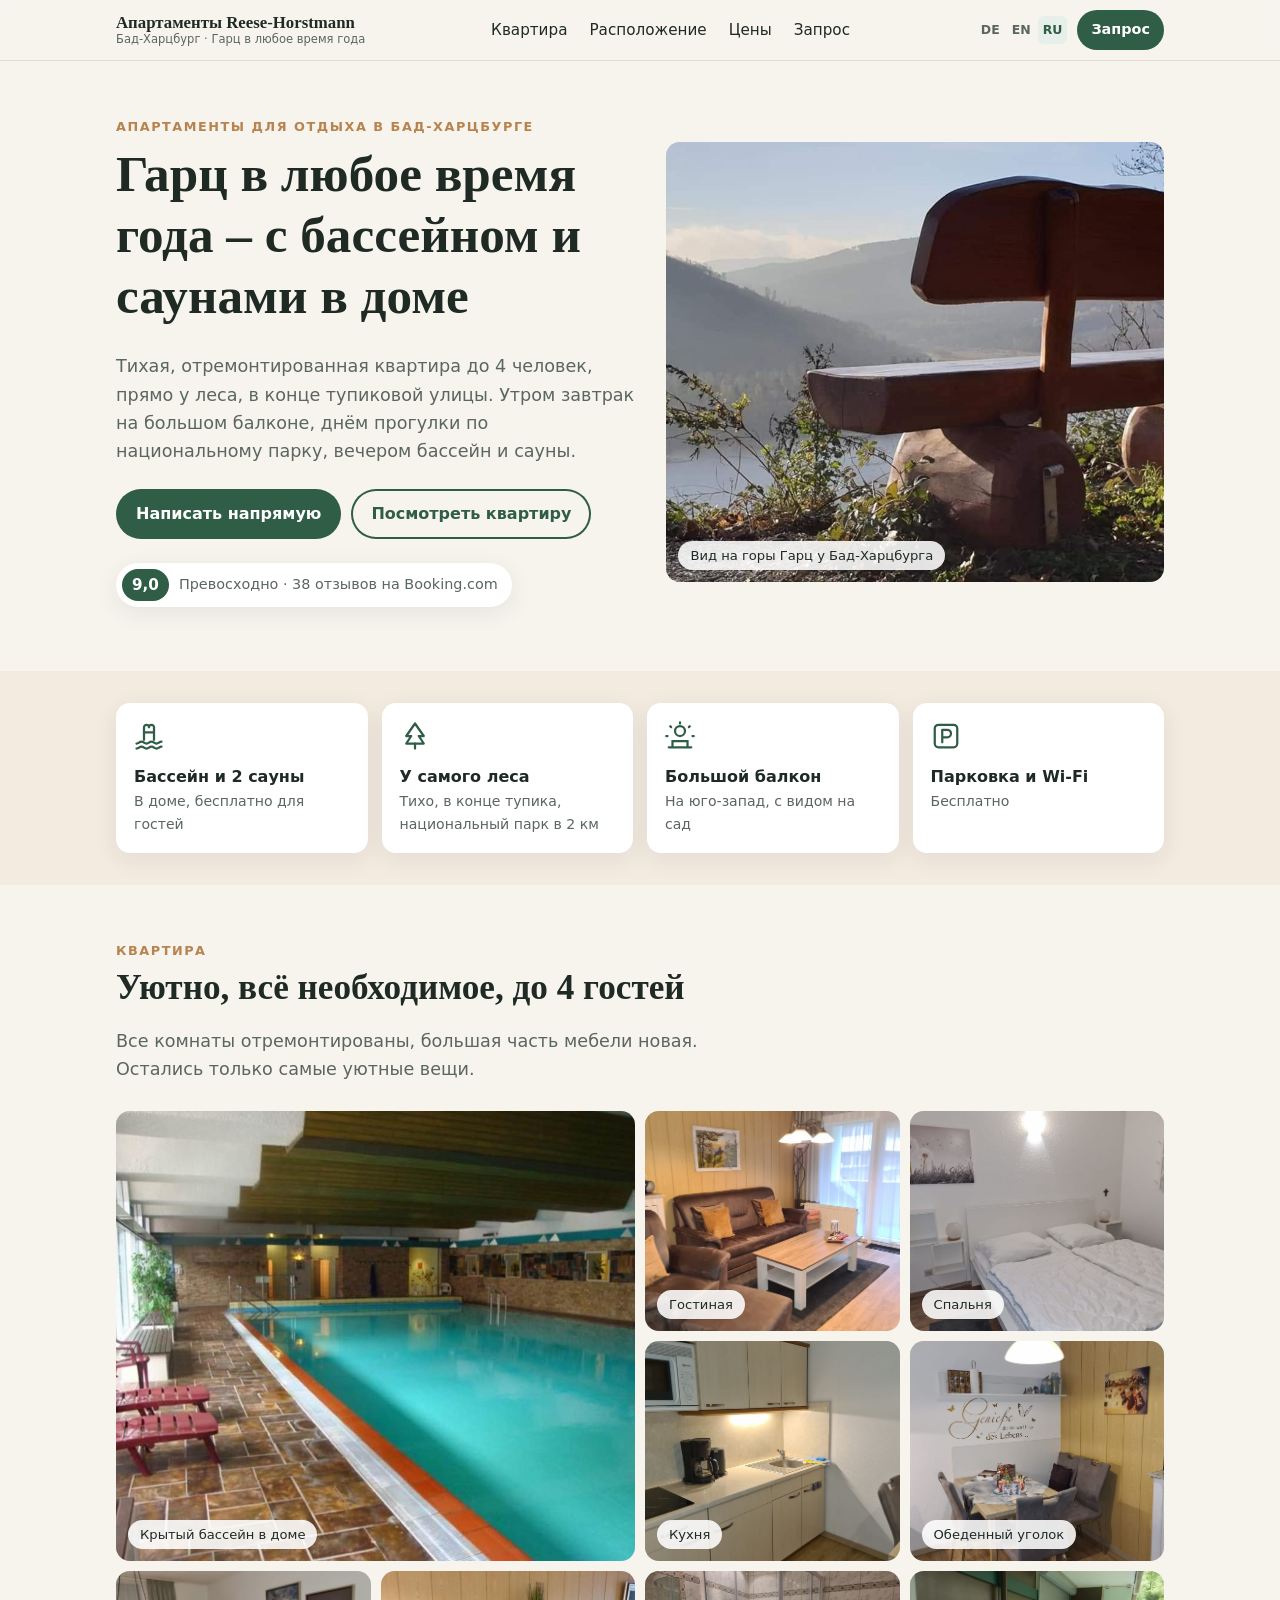
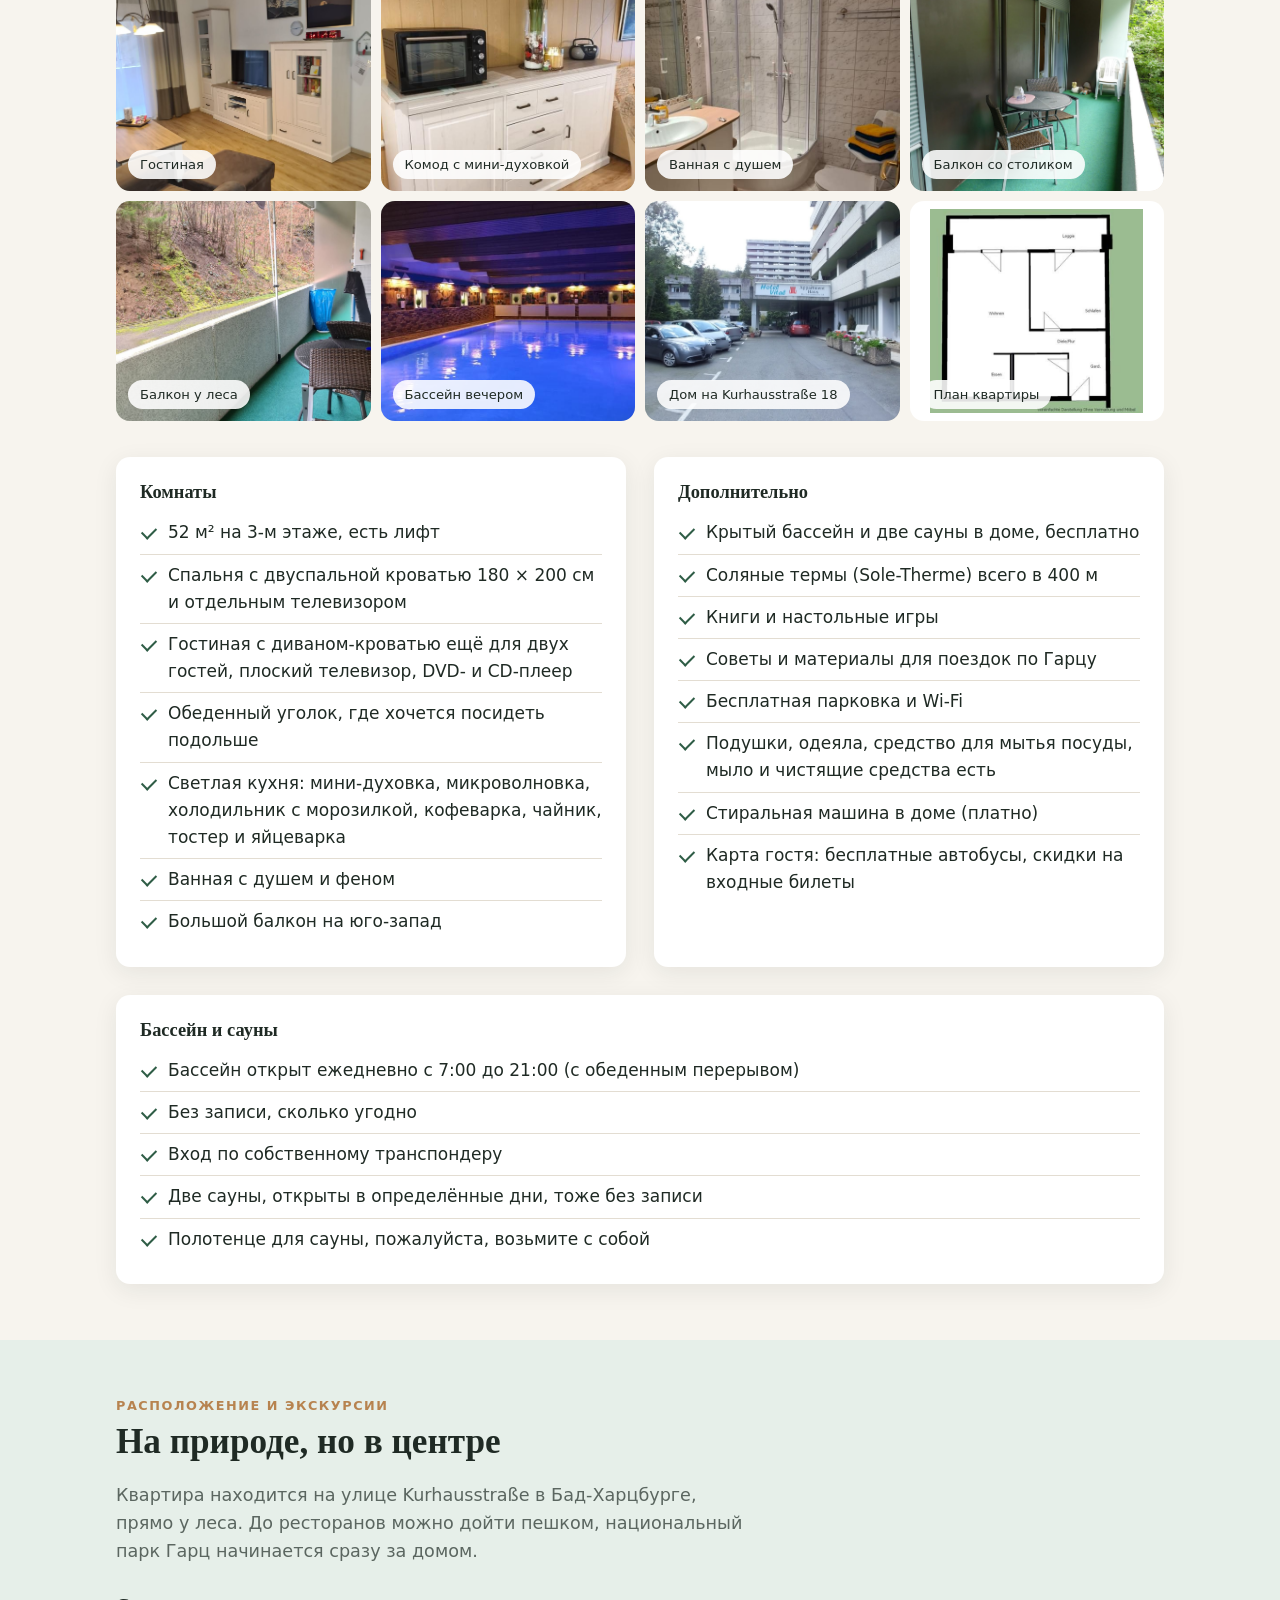
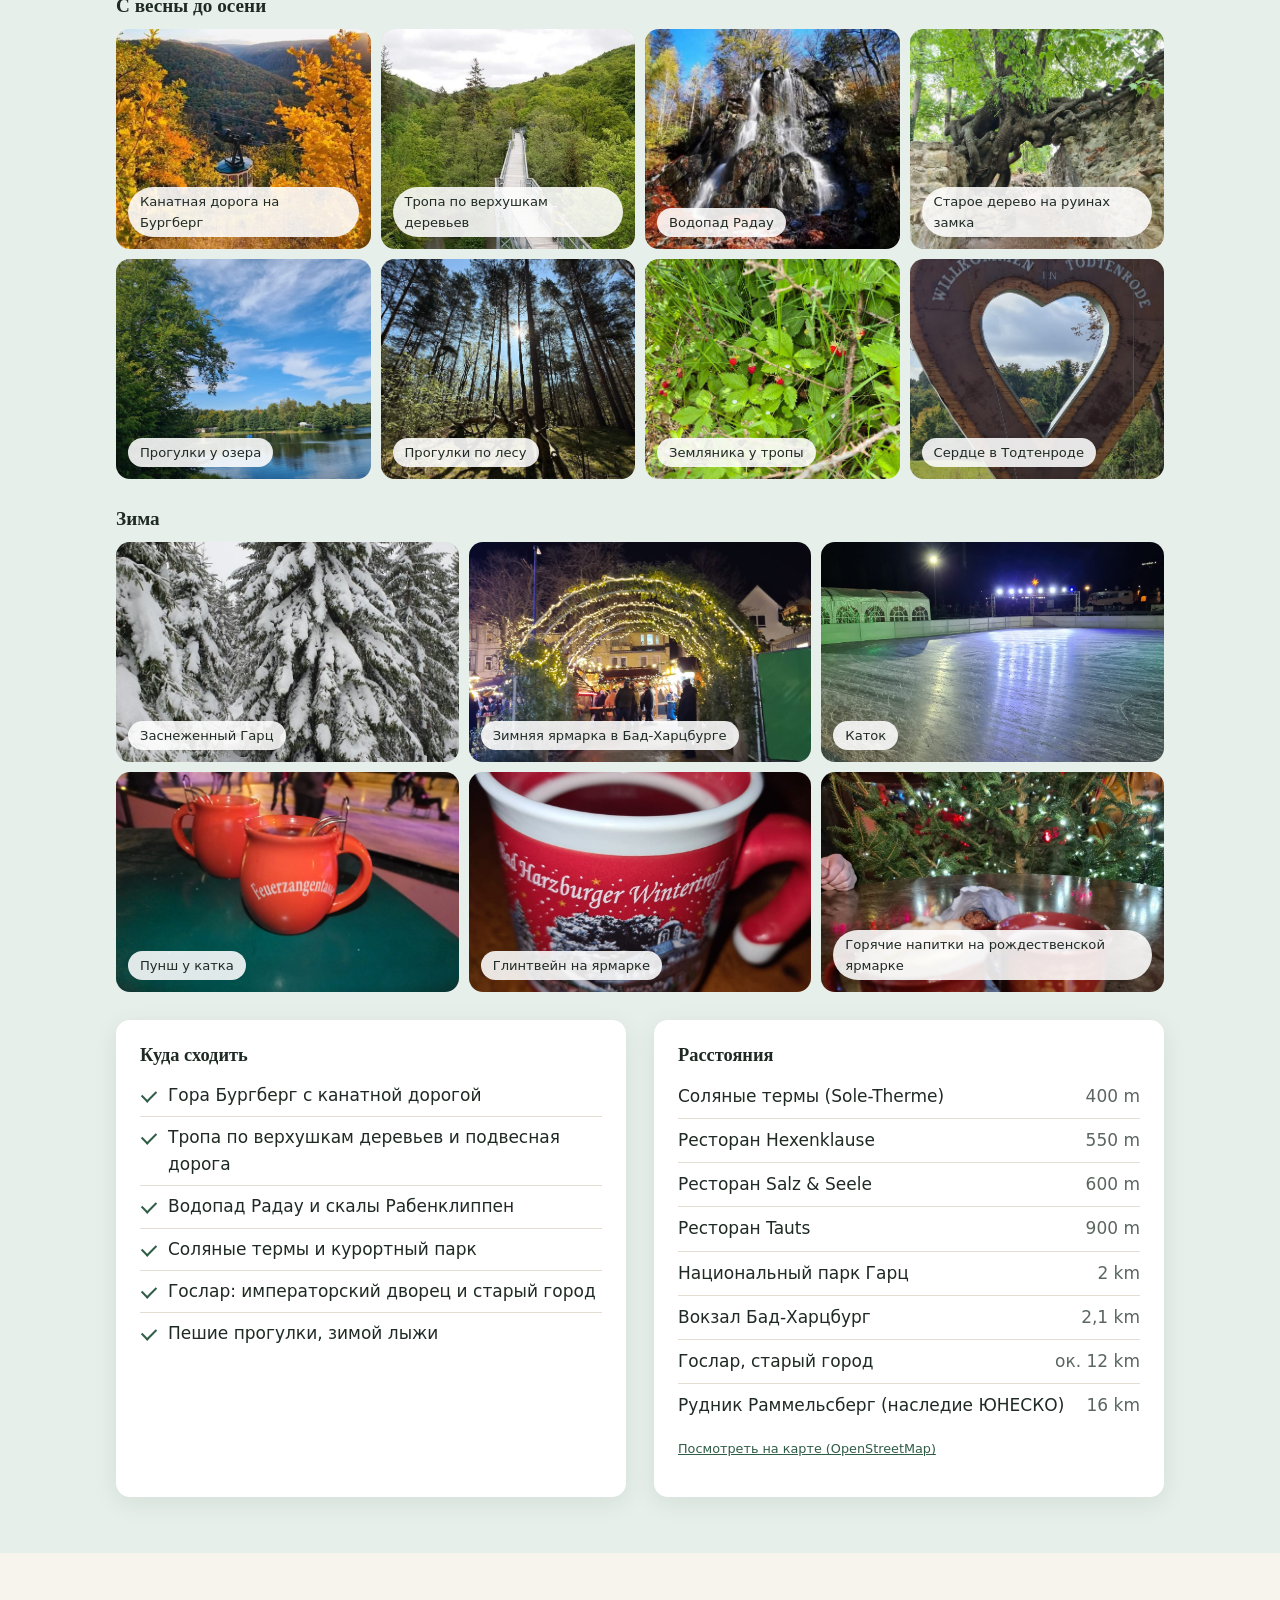
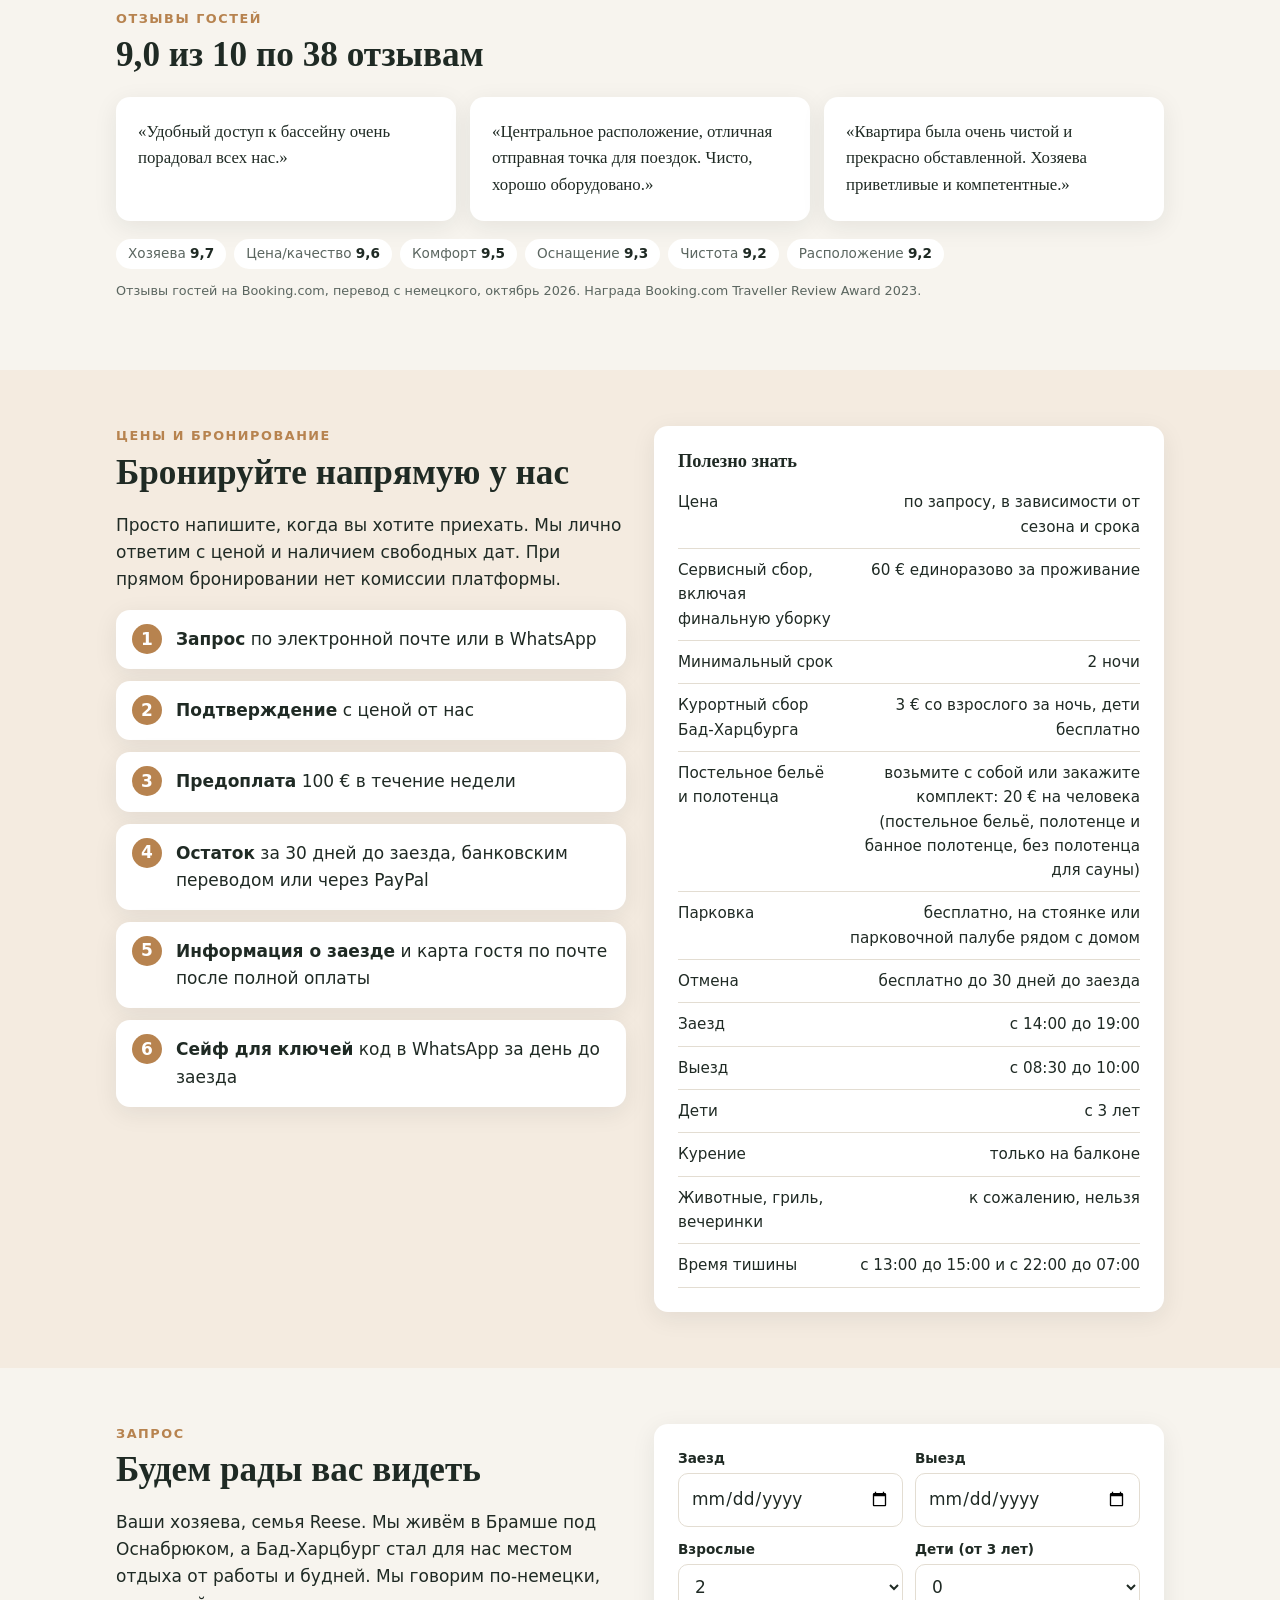
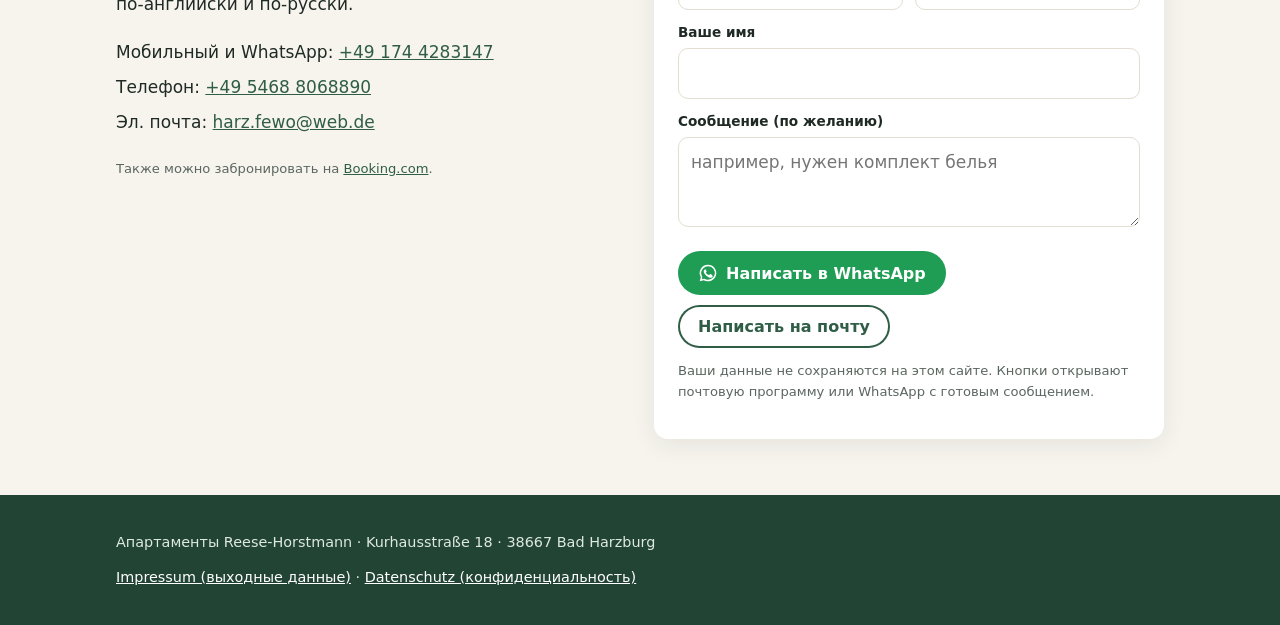
<file: ru/index.html>
<!doctype html>
<html lang="ru">
<head>
<meta charset="utf-8">
<meta name="viewport" content="width=device-width, initial-scale=1">
<title>Апартаменты Reese-Horstmann · Бад-Харцбург, бассейн и сауны</title>
<meta name="description" content="Уютные апартаменты для отдыха до 4 человек в Бад-Харцбурге (Германия): у леса, с крытым бассейном и двумя саунами в доме, большим балконом и бесплатной парковкой. Пишите хозяевам напрямую.">
<meta name="theme-color" content="#2f5d46">
<link rel="canonical" href="https://harz-zu-jeder-jahreszeit.de/ru/">
<link rel="alternate" hreflang="de" href="https://harz-zu-jeder-jahreszeit.de/">
<link rel="alternate" hreflang="en" href="https://harz-zu-jeder-jahreszeit.de/en/">
<link rel="alternate" hreflang="ru" href="https://harz-zu-jeder-jahreszeit.de/ru/">
<meta property="og:type" content="website">
<meta property="og:title" content="Апартаменты Reese-Horstmann · Бад-Харцбург, бассейн и сауны">
<meta property="og:description" content="Уютные апартаменты для отдыха до 4 человек в Бад-Харцбурге (Германия): у леса, с крытым бассейном и двумя саунами в доме, большим балконом и бесплатной парковкой. Пишите хозяевам напрямую.">
<meta property="og:url" content="https://harz-zu-jeder-jahreszeit.de/ru/">
<meta property="og:image" content="https://harz-zu-jeder-jahreszeit.de/fotos/hallenbad.jpg">
<meta property="og:locale" content="ru_RU">
<script type="application/ld+json">{"@context": "https://schema.org", "@type": "VacationRental", "name": "Апартаменты Reese-Horstmann", "description": "Уютные апартаменты для отдыха до 4 человек в Бад-Харцбурге (Германия): у леса, с крытым бассейном и двумя саунами в доме, большим балконом и бесплатной парковкой. Пишите хозяевам напрямую.", "url": "https://harz-zu-jeder-jahreszeit.de/ru/", "image": ["https://harz-zu-jeder-jahreszeit.de/fotos/hallenbad.jpg", "https://harz-zu-jeder-jahreszeit.de/fotos/wohnzimmer.jpg", "https://harz-zu-jeder-jahreszeit.de/fotos/schlafzimmer.jpg", "https://harz-zu-jeder-jahreszeit.de/fotos/bank-aussicht.jpg"], "telephone": "+49 174 4283147", "email": "harz.fewo@web.de", "address": {"@type": "PostalAddress", "streetAddress": "Kurhausstraße 18", "postalCode": "38667", "addressLocality": "Bad Harzburg", "addressCountry": "DE"}, "containsPlace": {"@type": "Accommodation", "occupancy": {"@type": "QuantitativeValue", "maxValue": 4}, "numberOfBedrooms": 1}, "amenityFeature": [{"@type": "LocationFeatureSpecification", "name": "Indoor pool", "value": true}, {"@type": "LocationFeatureSpecification", "name": "Saunas", "value": true}, {"@type": "LocationFeatureSpecification", "name": "Free parking", "value": true}, {"@type": "LocationFeatureSpecification", "name": "Free Wi-Fi", "value": true}, {"@type": "LocationFeatureSpecification", "name": "Balcony", "value": true}], "checkinTime": "14:00", "checkoutTime": "10:00", "petsAllowed": false}</script>
<link rel="stylesheet" href="../style.css">
<link rel="icon" href="data:image/svg+xml,%3Csvg xmlns='http://www.w3.org/2000/svg' viewBox='0 0 64 64'%3E%3Crect width='64' height='64' rx='14' fill='%232f5d46'/%3E%3Cpath d='M12 46 26 24l8 12 6-8 12 18z' fill='%23f7f4ee'/%3E%3C/svg%3E">
<script data-goatcounter="https://fewoharz.goatcounter.com/count" async src="https://gc.zgo.at/count.js"></script>
</head>
<body class="has-mbar">
<!-- Erzeugt mit build.py – Änderungen bitte dort machen. -->

<header class="top">
  <div class="wrap">
    <a class="brand" href="#start">Апартаменты Reese-Horstmann<small>Бад-Харцбург · Гарц в любое время года</small></a>
    <nav class="nav">
      <a href="#wohnung">Квартира</a>
      <a href="#lage">Расположение</a>
      <a href="#preise">Цены</a>
      <a href="#anfrage">Запрос</a>
    </nav>
    <div class="head-right">
      <nav class="langs" aria-label="Sprache / Language / Язык"><a href="../" hreflang="de" lang="de">DE</a> <a href="../en/" hreflang="en" lang="en">EN</a> <a href="../ru/" hreflang="ru" lang="ru" aria-current="true">RU</a></nav>
      <a class="btn btn-primary btn-sm" href="#anfrage">Запрос</a>
    </div>
  </div>
</header>

<main id="start">

<section class="hero">
  <div class="wrap hero-grid">
    <div>
      <div class="eyebrow">Апартаменты для отдыха в Бад-Харцбурге</div>
      <h1>Гарц в любое время года – с бассейном и саунами в доме</h1>
      <p class="lead">Тихая, отремонтированная квартира до 4 человек, прямо у леса, в конце тупиковой улицы. Утром завтрак на большом балконе, днём прогулки по национальному парку, вечером бассейн и сауны.</p>
      <div class="actions">
        <a class="btn btn-primary" href="#anfrage">Написать напрямую</a>
        <a class="btn btn-ghost" href="#wohnung">Посмотреть квартиру</a>
      </div>
      <div class="rating"><b>9,0</b> Превосходно · 38 отзывов на Booking.com</div>
    </div>
    <figure class="ph tall"><img src="../fotos/bank-aussicht.jpg" alt="Вид на горы Гарц у Бад-Харцбурга" width="960" height="720"><figcaption>Вид на горы Гарц у Бад-Харцбурга</figcaption></figure>
  </div>
</section>

<section class="wood" style="padding:32px 0">
  <div class="wrap hl">
    <div>
      <svg viewBox="0 0 24 24" fill="none" stroke="currentColor" stroke-width="1.8" stroke-linecap="round"><path d="M2 18c2 0 2-1.5 4-1.5S8 18 10 18s2-1.5 4-1.5 2 1.5 4 1.5 2-1.5 4-1.5M2 22c2 0 2-1.5 4-1.5S8 22 10 22s2-1.5 4-1.5 2 1.5 4 1.5 2-1.5 4-1.5M8 15V5a2 2 0 0 1 4 0M16 15V5a2 2 0 0 0-4 0M8 9h8"/></svg>
      <h3>Бассейн и 2 сауны</h3><p>В доме, бесплатно для гостей</p>
    </div>
    <div>
      <svg viewBox="0 0 24 24" fill="none" stroke="currentColor" stroke-width="1.8" stroke-linecap="round" stroke-linejoin="round"><path d="M12 2 5 12h4l-4 6h14l-4-6h4z"/><path d="M12 18v4"/></svg>
      <h3>У самого леса</h3><p>Тихо, в конце тупика, национальный парк в 2 км</p>
    </div>
    <div>
      <svg viewBox="0 0 24 24" fill="none" stroke="currentColor" stroke-width="1.8" stroke-linecap="round"><circle cx="12" cy="8" r="4"/><path d="M12 1v1M4.2 4.2l.7.7M1 12h1M22 12h1M19.1 4.9l.7-.7M3 21h18M6 21v-5h12v5"/></svg>
      <h3>Большой балкон</h3><p>На юго-запад, с видом на сад</p>
    </div>
    <div>
      <svg viewBox="0 0 24 24" fill="none" stroke="currentColor" stroke-width="1.8" stroke-linecap="round" stroke-linejoin="round"><rect x="3" y="3" width="18" height="18" rx="3"/><path d="M9 17V7h4a3 3 0 0 1 0 6H9"/></svg>
      <h3>Парковка и Wi-Fi</h3><p>Бесплатно</p>
    </div>
  </div>
</section>

<section id="wohnung">
  <div class="wrap">
    <div class="eyebrow">Квартира</div>
    <h2>Уютно, всё необходимое, до 4 гостей</h2>
    <p class="lead">Все комнаты отремонтированы, большая часть мебели новая. Остались только самые уютные вещи.</p>

    <div class="gallery" style="margin:28px 0 36px">
      <figure class="ph wide"><img src="../fotos/hallenbad.jpg" alt="Крытый бассейн в доме" loading="lazy" width="1024" height="768"><figcaption>Крытый бассейн в доме</figcaption></figure>
      <figure class="ph"><img src="../fotos/wohnzimmer.jpg" alt="Гостиная" loading="lazy" width="1050" height="1400"><figcaption>Гостиная</figcaption></figure>
      <figure class="ph"><img src="../fotos/schlafzimmer.jpg" alt="Спальня" loading="lazy" width="1400" height="1050"><figcaption>Спальня</figcaption></figure>
      <figure class="ph"><img src="../fotos/kueche.jpg" alt="Кухня" loading="lazy" width="1050" height="1400"><figcaption>Кухня</figcaption></figure>
      <figure class="ph"><img src="../fotos/essecke.jpg" alt="Обеденный уголок" loading="lazy" width="1050" height="1400"><figcaption>Обеденный уголок</figcaption></figure>
      <figure class="ph"><img src="../fotos/wohnzimmer-tv.jpg" alt="Гостиная" loading="lazy" width="1050" height="1400"><figcaption>Гостиная</figcaption></figure>
      <figure class="ph"><img src="../fotos/mini-backofen.jpg" alt="Комод с мини-духовкой" loading="lazy" width="576" height="768"><figcaption>Комод с мини-духовкой</figcaption></figure>
      <figure class="ph"><img src="../fotos/bad.jpg" alt="Ванная с душем" loading="lazy" width="576" height="768"><figcaption>Ванная с душем</figcaption></figure>
      <figure class="ph"><img src="../fotos/balkon-sitzplatz.jpg" alt="Балкон со столиком" loading="lazy" width="1400" height="933"><figcaption>Балкон со столиком</figcaption></figure>
      <figure class="ph"><img src="../fotos/balkon.jpg" alt="Балкон у леса" loading="lazy" width="1050" height="1400"><figcaption>Балкон у леса</figcaption></figure>
      <figure class="ph"><img src="../fotos/hallenbad-abends.jpg" alt="Бассейн вечером" loading="lazy" width="576" height="768"><figcaption>Бассейн вечером</figcaption></figure>
      <figure class="ph"><img src="../fotos/haus.jpg" alt="Дом на Kurhausstraße 18" loading="lazy" width="1400" height="933"><figcaption>Дом на Kurhausstraße 18</figcaption></figure>
      <figure class="ph plan"><img src="../fotos/grundriss.jpg" alt="План квартиры" loading="lazy" width="502" height="480"><figcaption>План квартиры</figcaption></figure>
    </div>

    <div class="cols">
      <div class="card">
        <h3>Комнаты</h3>
        <ul class="ticks">
          <li>52 м² на 3-м этаже, есть лифт</li>
          <li>Спальня с двуспальной кроватью 180 × 200 см и отдельным телевизором</li>
          <li>Гостиная с диваном-кроватью ещё для двух гостей, плоский телевизор, DVD- и CD-плеер</li>
          <li>Обеденный уголок, где хочется посидеть подольше</li>
          <li>Светлая кухня: мини-духовка, микроволновка, холодильник с морозилкой, кофеварка, чайник, тостер и яйцеварка</li>
          <li>Ванная с душем и феном</li>
          <li>Большой балкон на юго-запад</li>
        </ul>
      </div>
      <div class="card">
        <h3>Дополнительно</h3>
        <ul class="ticks">
          <li>Крытый бассейн и две сауны в доме, бесплатно</li>
          <li>Соляные термы (Sole-Therme) всего в 400 м</li>
          <li>Книги и настольные игры</li>
          <li>Советы и материалы для поездок по Гарцу</li>
          <li>Бесплатная парковка и Wi-Fi</li>
          <li>Подушки, одеяла, средство для мытья посуды, мыло и чистящие средства есть</li>
          <li>Стиральная машина в доме (платно)</li>
          <li>Карта гостя: бесплатные автобусы, скидки на входные билеты</li>
        </ul>
      </div>
    </div>
    <div class="card" style="margin-top:28px">
      <h3>Бассейн и сауны</h3>
      <ul class="ticks">
          <li>Бассейн открыт ежедневно с 7:00 до 21:00 (с обеденным перерывом)</li>
          <li>Без записи, сколько угодно</li>
          <li>Вход по собственному транспондеру</li>
          <li>Две сауны, открыты в определённые дни, тоже без записи</li>
          <li>Полотенце для сауны, пожалуйста, возьмите с собой</li>
      </ul>
    </div>
  </div>
</section>

<section id="lage" class="alt">
  <div class="wrap">
    <div class="eyebrow">Расположение и экскурсии</div>
    <h2>На природе, но в центре</h2>
    <p class="lead">Квартира находится на улице Kurhausstraße в Бад-Харцбурге, прямо у леса. До ресторанов можно дойти пешком, национальный парк Гарц начинается сразу за домом.</p>
    <h3 class="season">С весны до осени</h3>
    <div class="gallery">
      <figure class="ph"><img src="../fotos/seilbahn.jpg" alt="Канатная дорога на Бургберг" loading="lazy" width="828" height="621"><figcaption>Канатная дорога на Бургберг</figcaption></figure>
      <figure class="ph"><img src="../fotos/baumwipfelpfad.jpg" alt="Тропа по верхушкам деревьев" loading="lazy" width="1024" height="683"><figcaption>Тропа по верхушкам деревьев</figcaption></figure>
      <figure class="ph"><img src="../fotos/radau-wasserfall.jpg" alt="Водопад Радау" loading="lazy" width="584" height="768"><figcaption>Водопад Радау</figcaption></figure>
      <figure class="ph"><img src="../fotos/burgruine.jpg" alt="Старое дерево на руинах замка" loading="lazy" width="1050" height="1400"><figcaption>Старое дерево на руинах замка</figcaption></figure>
      <figure class="ph"><img src="../fotos/see.jpg" alt="Прогулки у озера" loading="lazy" width="1400" height="1050"><figcaption>Прогулки у озера</figcaption></figure>
      <figure class="ph"><img src="../fotos/wald.jpg" alt="Прогулки по лесу" loading="lazy" width="1050" height="1400"><figcaption>Прогулки по лесу</figcaption></figure>
      <figure class="ph"><img src="../fotos/walderdbeeren.jpg" alt="Земляника у тропы" loading="lazy" width="1050" height="1400"><figcaption>Земляника у тропы</figcaption></figure>
      <figure class="ph"><img src="../fotos/todtenrode.jpg" alt="Сердце в Тодтенроде" loading="lazy" width="1050" height="1400"><figcaption>Сердце в Тодтенроде</figcaption></figure>
    </div>
    <h3 class="season">Зима</h3>
    <div class="gallery g3">
      <figure class="ph"><img src="../fotos/winter.jpg" alt="Заснеженный Гарц" loading="lazy" width="768" height="768"><figcaption>Заснеженный Гарц</figcaption></figure>
      <figure class="ph"><img src="../fotos/lichterbogen.jpg" alt="Зимняя ярмарка в Бад-Харцбурге" loading="lazy" width="1050" height="1400"><figcaption>Зимняя ярмарка в Бад-Харцбурге</figcaption></figure>
      <figure class="ph"><img src="../fotos/eisbahn.jpg" alt="Каток" loading="lazy" width="1050" height="1400"><figcaption>Каток</figcaption></figure>
      <figure class="ph"><img src="../fotos/feuerzangenbowle.jpg" alt="Пунш у катка" loading="lazy" width="1400" height="933"><figcaption>Пунш у катка</figcaption></figure>
      <figure class="ph"><img src="../fotos/wintertreff.jpg" alt="Глинтвейн на ярмарке" loading="lazy" width="1050" height="1400"><figcaption>Глинтвейн на ярмарке</figcaption></figure>
      <figure class="ph"><img src="../fotos/weihnachtsmarkt-getraenke.jpg" alt="Горячие напитки на рождественской ярмарке" loading="lazy" width="1050" height="1400"><figcaption>Горячие напитки на рождественской ярмарке</figcaption></figure>
    </div>
    <div class="cols">
      <div class="card">
        <h3>Куда сходить</h3>
        <ul class="ticks">
          <li>Гора Бургберг с канатной дорогой</li>
          <li>Тропа по верхушкам деревьев и подвесная дорога</li>
          <li>Водопад Радау и скалы Рабенклиппен</li>
          <li>Соляные термы и курортный парк</li>
          <li>Гослар: императорский дворец и старый город</li>
          <li>Пешие прогулки, зимой лыжи</li>
        </ul>
      </div>
      <div class="card">
        <h3>Расстояния</h3>
        <ul class="dist">
          <li><span>Соляные термы (Sole-Therme)</span><span>400 m</span></li>
          <li><span>Ресторан Hexenklause</span><span>550 m</span></li>
          <li><span>Ресторан Salz &amp; Seele</span><span>600 m</span></li>
          <li><span>Ресторан Tauts</span><span>900 m</span></li>
          <li><span>Национальный парк Гарц</span><span>2 km</span></li>
          <li><span>Вокзал Бад-Харцбург</span><span>2,1 km</span></li>
          <li><span>Гослар, старый город</span><span>ок. 12 km</span></li>
          <li><span>Рудник Раммельсберг (наследие ЮНЕСКО)</span><span>16 km</span></li>
        </ul>
        <p class="src"><a href="https://www.openstreetmap.org/search?query=Kurhausstra%C3%9Fe%2018%2C%2038667%20Bad%20Harzburg" rel="noopener">Посмотреть на карте (OpenStreetMap)</a></p>
      </div>
    </div>
  </div>
</section>

<section id="stimmen">
  <div class="wrap">
    <div class="eyebrow">Отзывы гостей</div>
    <h2>9,0 из 10 по 38 отзывам</h2>
    <div class="quotes" style="margin-top:20px">
      <blockquote>«Удобный доступ к бассейну очень порадовал всех нас.»</blockquote>
      <blockquote>«Центральное расположение, отличная отправная точка для поездок. Чисто, хорошо оборудовано.»</blockquote>
      <blockquote>«Квартира была очень чистой и прекрасно обставленной. Хозяева приветливые и компетентные.»</blockquote>
    </div>
    <div class="scores">
      <span>Хозяева <b>9,7</b></span>
      <span>Цена/качество <b>9,6</b></span>
      <span>Комфорт <b>9,5</b></span>
      <span>Оснащение <b>9,3</b></span>
      <span>Чистота <b>9,2</b></span>
      <span>Расположение <b>9,2</b></span>
    </div>
    <p class="src">Отзывы гостей на Booking.com, перевод с немецкого, октябрь 2026. Награда Booking.com Traveller Review Award 2023.</p>
  </div>
</section>

<section id="preise" class="wood">
  <div class="wrap cols">
    <div>
      <div class="eyebrow">Цены и бронирование</div>
      <h2>Бронируйте напрямую у нас</h2>
      <p>Просто напишите, когда вы хотите приехать. Мы лично ответим с ценой и наличием свободных дат. При прямом бронировании нет комиссии платформы.</p>
      <ol class="steps">
        <li><b>Запрос</b> по электронной почте или в WhatsApp</li>
        <li><b>Подтверждение</b> с ценой от нас</li>
        <li><b>Предоплата</b> 100 € в течение недели</li>
        <li><b>Остаток</b> за 30 дней до заезда, банковским переводом или через PayPal</li>
        <li><b>Информация о заезде</b> и карта гостя по почте после полной оплаты</li>
        <li><b>Сейф для ключей</b> код в WhatsApp за день до заезда</li>
      </ol>
    </div>
    <div class="card">
      <h3>Полезно знать</h3>
      <table class="prices">
        <tr><td>Цена</td><td>по запросу, в зависимости от сезона и срока</td></tr>
        <tr><td>Сервисный сбор, включая финальную уборку</td><td>60 € единоразово за проживание</td></tr>
        <tr><td>Минимальный срок</td><td>2 ночи</td></tr>
        <tr><td>Курортный сбор Бад-Харцбурга</td><td>3 € со взрослого за ночь, дети бесплатно</td></tr>
        <tr><td>Постельное бельё и полотенца</td><td>возьмите с собой или закажите комплект: 20 € на человека (постельное бельё, полотенце и банное полотенце, без полотенца для сауны)</td></tr>
        <tr><td>Парковка</td><td>бесплатно, на стоянке или парковочной палубе рядом с домом</td></tr>
        <tr><td>Отмена</td><td>бесплатно до 30 дней до заезда</td></tr>
        <tr><td>Заезд</td><td>с 14:00 до 19:00</td></tr>
        <tr><td>Выезд</td><td>с 08:30 до 10:00</td></tr>
        <tr><td>Дети</td><td>с 3 лет</td></tr>
        <tr><td>Курение</td><td>только на балконе</td></tr>
        <tr><td>Животные, гриль, вечеринки</td><td>к сожалению, нельзя</td></tr>
        <tr><td>Время тишины</td><td>с 13:00 до 15:00 и с 22:00 до 07:00</td></tr>
      </table>
    </div>
  </div>
</section>

<section id="anfrage">
  <div class="wrap cols">
    <div>
      <div class="eyebrow">Запрос</div>
      <h2>Будем рады вас видеть</h2>
      <p>Ваши хозяева, семья Reese. Мы живём в Брамше под Оснабрюком, а Бад-Харцбург стал для нас местом отдыха от работы и будней. Мы говорим по-немецки, по-английски и по-русски.</p>
      <ul class="contact-lines">
        <li>Мобильный и WhatsApp: <a href="tel:+491744283147">+49 174 4283147</a></li>
        <li>Телефон: <a href="tel:+4954688068890">+49 5468 8068890</a></li>
        <li>Эл. почта: <a href="mailto:harz.fewo@web.de">harz.fewo@web.de</a></li>
      </ul>
      <p class="hint">Также можно забронировать на <a href="https://www.booking.com/hotel/de/ferienwohnung-reese-horstmann.ru.html" rel="noopener">Booking.com</a>.</p>
    </div>
    <form class="ask card" id="ask" novalidate>
      <div class="two">
        <div><label for="von">Заезд</label><input type="date" id="von" required></div>
        <div><label for="bis">Выезд</label><input type="date" id="bis" required></div>
      </div>
      <div class="two">
        <div><label for="erw">Взрослые</label><select id="erw"><option>1</option><option selected>2</option><option>3</option><option>4</option></select></div>
        <div><label for="kind">Дети (от 3 лет)</label><select id="kind"><option selected>0</option><option>1</option><option>2</option><option>3</option></select></div>
      </div>
      <div><label for="name">Ваше имя</label><input id="name" autocomplete="name"></div>
      <div><label for="msg">Сообщение (по желанию)</label><textarea id="msg" placeholder="например, нужен комплект белья"></textarea></div>
      <div class="actions">
        <button class="btn btn-wa" type="button" data-send="wa">
          <svg viewBox="0 0 24 24" fill="currentColor"><path d="M12 2a10 10 0 0 0-8.6 15.1L2 22l5-1.3A10 10 0 1 0 12 2zm0 18.2a8.2 8.2 0 0 1-4.2-1.2l-.3-.2-3 .8.8-2.9-.2-.3A8.2 8.2 0 1 1 12 20.2zm4.5-6.1c-.2-.1-1.5-.7-1.7-.8s-.4-.1-.6.1-.6.8-.8 1-.3.2-.5.1a6.7 6.7 0 0 1-3.3-2.9c-.2-.4.2-.4.7-1.3.1-.2 0-.3 0-.4l-.8-1.8c-.2-.5-.4-.4-.6-.4h-.5a1 1 0 0 0-.7.3 3 3 0 0 0-.9 2.2 5.2 5.2 0 0 0 1.1 2.8 11.9 11.9 0 0 0 4.6 4c1.7.7 2.4.8 3.2.7.5-.1 1.5-.6 1.8-1.2s.2-1.1.1-1.2l-.5-.3z"/></svg>
          Написать в WhatsApp
        </button>
        <button class="btn btn-ghost" type="button" data-send="mail">Написать на почту</button>
      </div>
      <p class="hint">Ваши данные не сохраняются на этом сайте. Кнопки открывают почтовую программу или WhatsApp с готовым сообщением.</p>
    </form>
  </div>
</section>

</main>

<footer>
  <div class="wrap">
    <div>Апартаменты Reese-Horstmann · Kurhausstraße 18 · 38667 Bad Harzburg</div>
    <div><a href="../impressum.html">Impressum (выходные данные)</a> · <a href="../datenschutz.html">Datenschutz (конфиденциальность)</a></div>
    <div id="visits" data-gc="fewoharz" hidden>Посетители: <span></span></div>
  </div>
</footer>

<div class="mbar">
  <a class="btn btn-wa" href="https://wa.me/491744283147" rel="noopener">WhatsApp</a>
  <a class="btn btn-primary" href="#anfrage">Запрос</a>
</div>

<div class="lb" id="lb" role="dialog" aria-modal="true" aria-label="Просмотр фото">
  <div class="lb-scroll"><img alt=""></div>
  <button class="x" type="button" aria-label="Закрыть">×</button>
  <button class="prev" type="button" aria-label="Предыдущее фото">‹</button>
  <button class="next" type="button" aria-label="Следующее фото">›</button>
  <div class="cap"></div>
</div>

<script>window.FEWO = {"hello": "Здравствуйте, семья Reese!", "interest": "Нас интересуют ваши апартаменты в Бад-Харцбурге.", "period": "Даты", "guests": "Гости", "adults": "взр.", "children": "дет.", "regards": "С уважением", "subject": "Запрос: апартаменты в Бад-Харцбурге"};</script>
<script src="../site.js"></script>
</body>
</html>
</file>
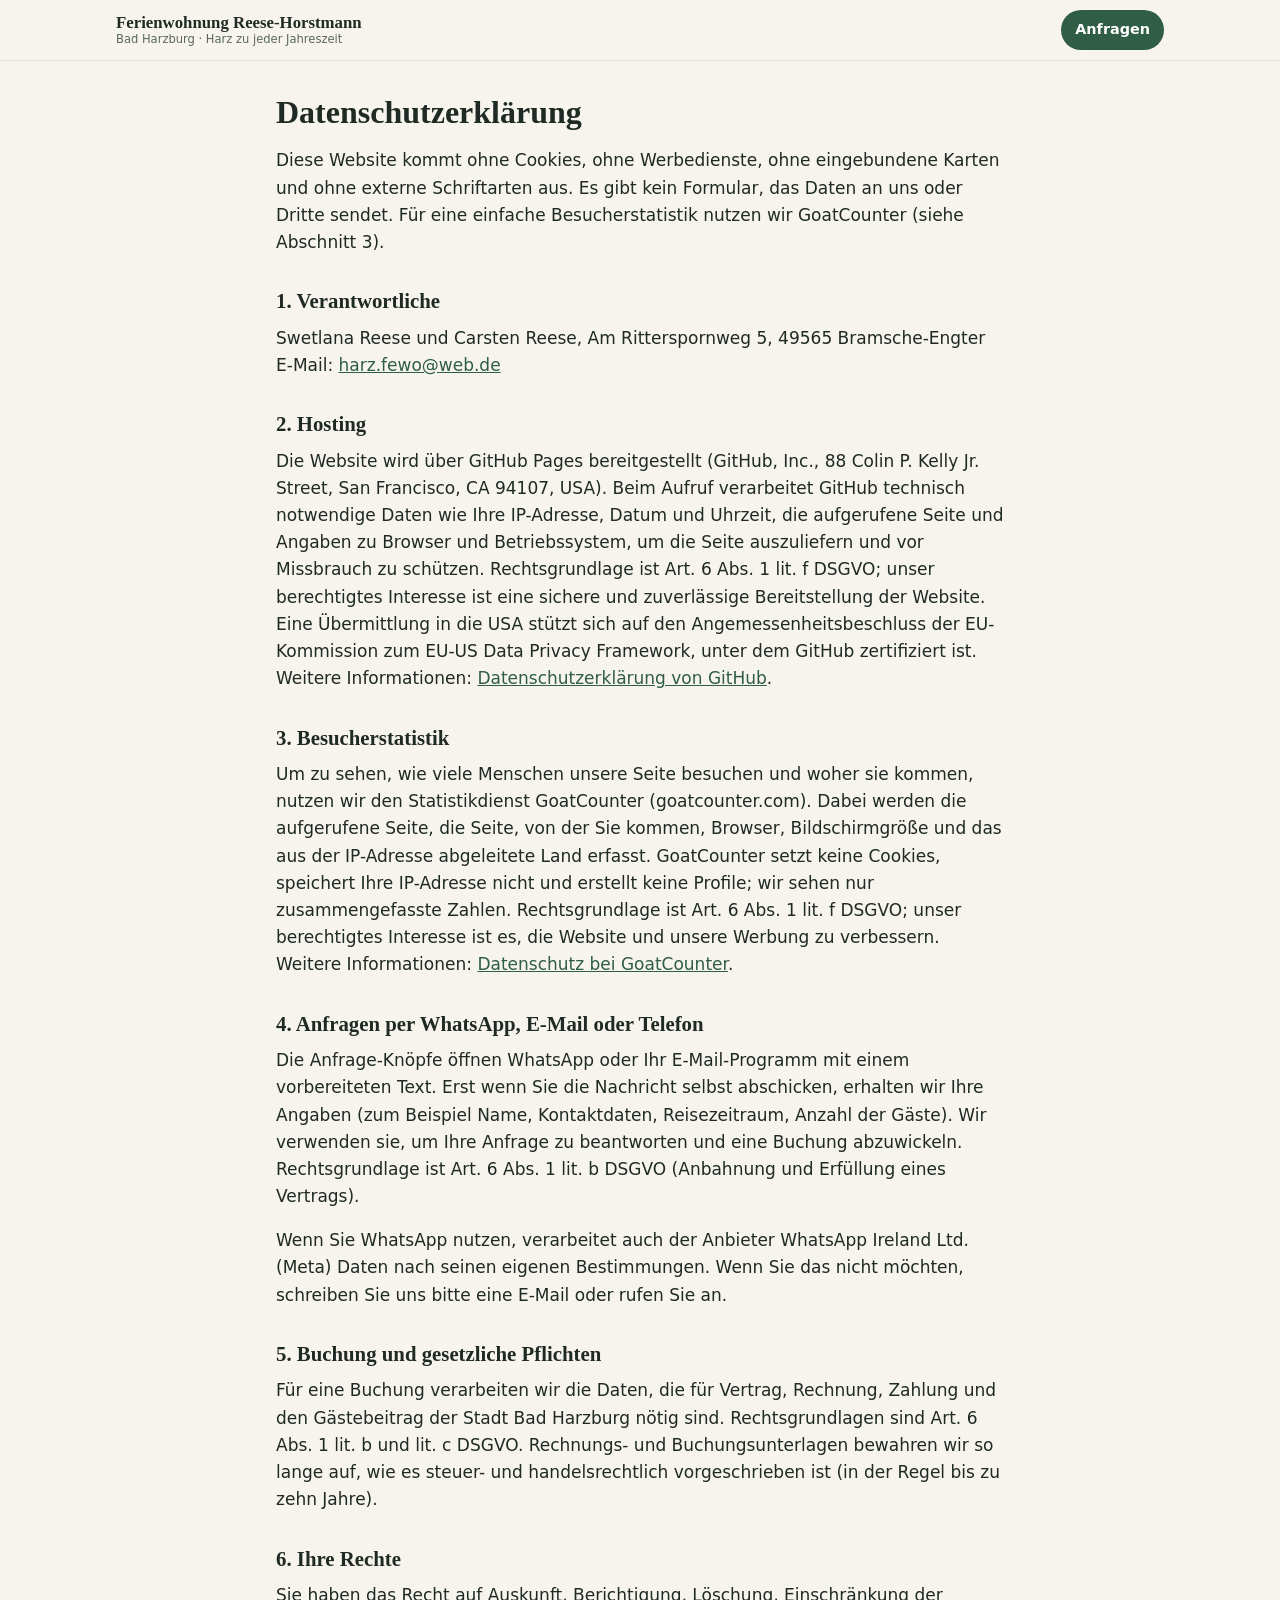
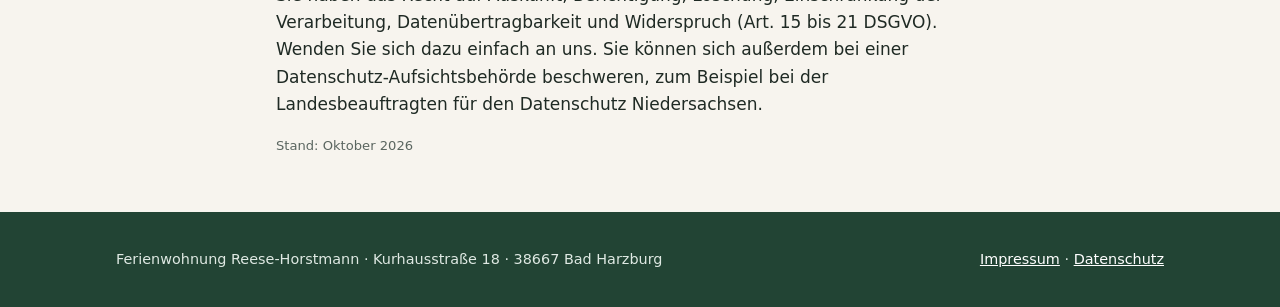
<file: datenschutz.html>
<!doctype html>
<html lang="de">
<head>
<meta charset="utf-8">
<meta name="viewport" content="width=device-width, initial-scale=1">
<title>Datenschutz · Ferienwohnung Reese-Horstmann</title>
<link rel="stylesheet" href="style.css">
<link rel="icon" href="data:image/svg+xml,%3Csvg xmlns='http://www.w3.org/2000/svg' viewBox='0 0 64 64'%3E%3Crect width='64' height='64' rx='14' fill='%232f5d46'/%3E%3Cpath d='M12 46 26 24l8 12 6-8 12 18z' fill='%23f7f4ee'/%3E%3C/svg%3E">
</head>
<body>
<header class="top"><div class="wrap"><a class="brand" href="index.html">Ferienwohnung Reese-Horstmann<small>Bad Harzburg · Harz zu jeder Jahreszeit</small></a><a class="btn btn-primary btn-sm" href="index.html#anfrage">Anfragen</a></div></header>
<main class="wrap legal">
<h1>Datenschutzerklärung</h1>
<p>Diese Website kommt ohne Cookies, ohne Werbedienste, ohne eingebundene Karten und ohne externe Schriftarten aus. Es gibt kein Formular, das Daten an uns oder Dritte sendet. Für eine einfache Besucherstatistik nutzen wir GoatCounter (siehe Abschnitt 3).</p>

<h2>1. Verantwortliche</h2>
<p>Swetlana Reese und Carsten Reese, Am Ritterspornweg 5, 49565 Bramsche-Engter<br>
E-Mail: <a href="mailto:harz.fewo@web.de">harz.fewo@web.de</a></p>

<h2>2. Hosting</h2>
<p>Die Website wird über GitHub Pages bereitgestellt (GitHub, Inc., 88 Colin P. Kelly Jr. Street, San Francisco, CA 94107, USA). Beim Aufruf verarbeitet GitHub technisch notwendige Daten wie Ihre IP-Adresse, Datum und Uhrzeit, die aufgerufene Seite und Angaben zu Browser und Betriebssystem, um die Seite auszuliefern und vor Missbrauch zu schützen. Rechtsgrundlage ist Art. 6 Abs. 1 lit. f DSGVO; unser berechtigtes Interesse ist eine sichere und zuverlässige Bereitstellung der Website. Eine Übermittlung in die USA stützt sich auf den Angemessenheitsbeschluss der EU-Kommission zum EU-US Data Privacy Framework, unter dem GitHub zertifiziert ist. Weitere Informationen: <a href="https://docs.github.com/de/site-policy/privacy-policies/github-general-privacy-statement" rel="noopener">Datenschutzerklärung von GitHub</a>.</p>

<h2>3. Besucherstatistik</h2>
<p>Um zu sehen, wie viele Menschen unsere Seite besuchen und woher sie kommen, nutzen wir den Statistikdienst GoatCounter (goatcounter.com). Dabei werden die aufgerufene Seite, die Seite, von der Sie kommen, Browser, Bildschirmgröße und das aus der IP-Adresse abgeleitete Land erfasst. GoatCounter setzt keine Cookies, speichert Ihre IP-Adresse nicht und erstellt keine Profile; wir sehen nur zusammengefasste Zahlen. Rechtsgrundlage ist Art. 6 Abs. 1 lit. f DSGVO; unser berechtigtes Interesse ist es, die Website und unsere Werbung zu verbessern. Weitere Informationen: <a href="https://www.goatcounter.com/help/privacy" rel="noopener">Datenschutz bei GoatCounter</a>.</p>

<h2>4. Anfragen per WhatsApp, E-Mail oder Telefon</h2>
<p>Die Anfrage-Knöpfe öffnen WhatsApp oder Ihr E-Mail-Programm mit einem vorbereiteten Text. Erst wenn Sie die Nachricht selbst abschicken, erhalten wir Ihre Angaben (zum Beispiel Name, Kontaktdaten, Reisezeitraum, Anzahl der Gäste). Wir verwenden sie, um Ihre Anfrage zu beantworten und eine Buchung abzuwickeln. Rechtsgrundlage ist Art. 6 Abs. 1 lit. b DSGVO (Anbahnung und Erfüllung eines Vertrags).</p>
<p>Wenn Sie WhatsApp nutzen, verarbeitet auch der Anbieter WhatsApp Ireland Ltd. (Meta) Daten nach seinen eigenen Bestimmungen. Wenn Sie das nicht möchten, schreiben Sie uns bitte eine E-Mail oder rufen Sie an.</p>

<h2>5. Buchung und gesetzliche Pflichten</h2>
<p>Für eine Buchung verarbeiten wir die Daten, die für Vertrag, Rechnung, Zahlung und den Gästebeitrag der Stadt Bad Harzburg nötig sind. Rechtsgrundlagen sind Art. 6 Abs. 1 lit. b und lit. c DSGVO. Rechnungs- und Buchungsunterlagen bewahren wir so lange auf, wie es steuer- und handelsrechtlich vorgeschrieben ist (in der Regel bis zu zehn Jahre).</p>

<h2>6. Ihre Rechte</h2>
<p>Sie haben das Recht auf Auskunft, Berichtigung, Löschung, Einschränkung der Verarbeitung, Datenübertragbarkeit und Widerspruch (Art. 15 bis 21 DSGVO). Wenden Sie sich dazu einfach an uns. Sie können sich außerdem bei einer Datenschutz-Aufsichtsbehörde beschweren, zum Beispiel bei der Landesbeauftragten für den Datenschutz Niedersachsen.</p>

<p class="hint">Stand: Oktober 2026</p>
</main>
<footer style="margin-top:56px"><div class="wrap"><div>Ferienwohnung Reese-Horstmann · Kurhausstraße 18 · 38667 Bad Harzburg</div><div><a href="impressum.html">Impressum</a> · <a href="datenschutz.html">Datenschutz</a></div></div></footer>
</body>
</html>
</file>
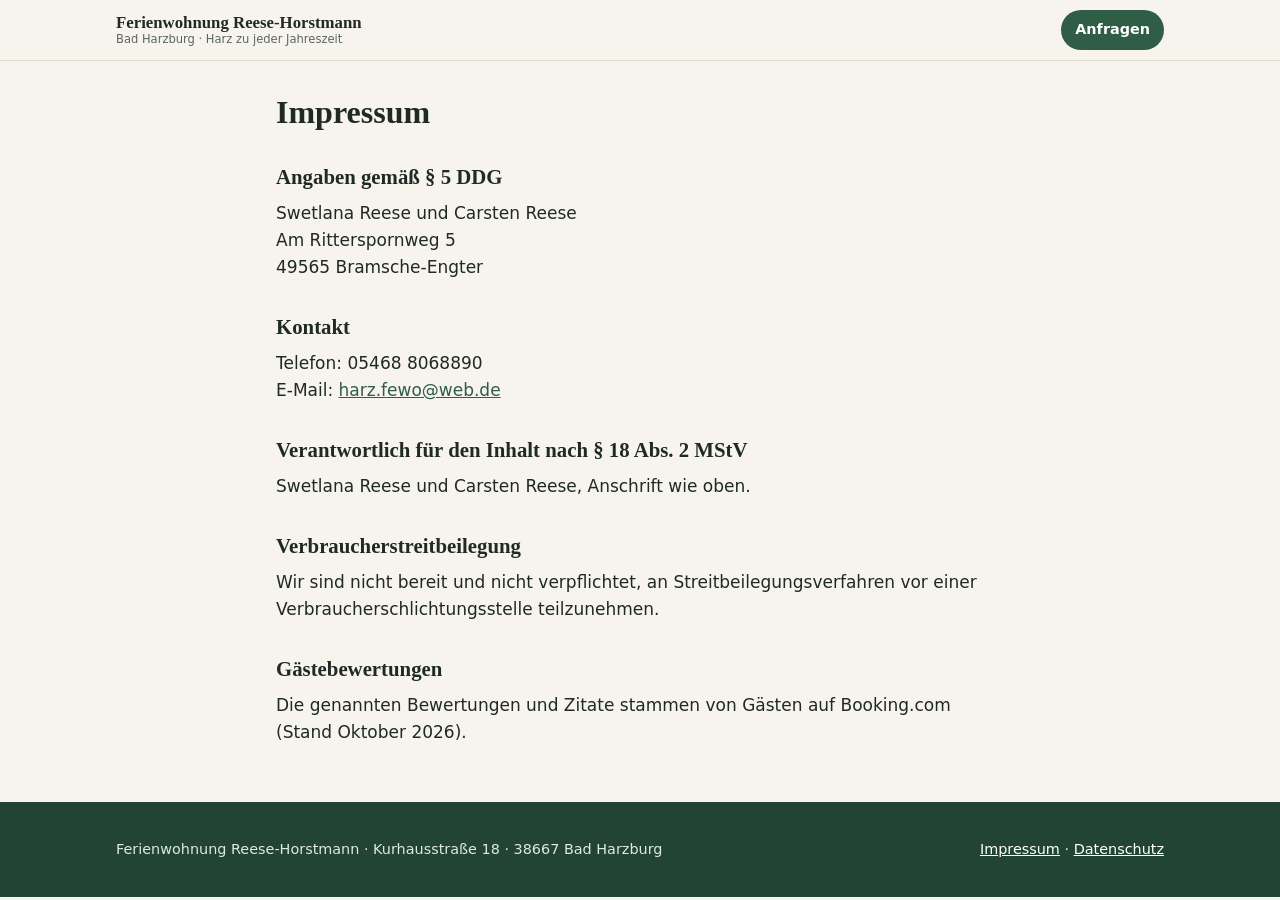
<file: impressum.html>
<!doctype html>
<html lang="de">
<head>
<meta charset="utf-8">
<meta name="viewport" content="width=device-width, initial-scale=1">
<title>Impressum · Ferienwohnung Reese-Horstmann</title>
<link rel="stylesheet" href="style.css">
<link rel="icon" href="data:image/svg+xml,%3Csvg xmlns='http://www.w3.org/2000/svg' viewBox='0 0 64 64'%3E%3Crect width='64' height='64' rx='14' fill='%232f5d46'/%3E%3Cpath d='M12 46 26 24l8 12 6-8 12 18z' fill='%23f7f4ee'/%3E%3C/svg%3E">
</head>
<body>
<header class="top"><div class="wrap"><a class="brand" href="index.html">Ferienwohnung Reese-Horstmann<small>Bad Harzburg · Harz zu jeder Jahreszeit</small></a><a class="btn btn-primary btn-sm" href="index.html#anfrage">Anfragen</a></div></header>
<main class="wrap legal">
<h1>Impressum</h1>
<h2>Angaben gemäß § 5 DDG</h2>
<p>Swetlana Reese und Carsten Reese<br>
Am Ritterspornweg 5<br>
49565 Bramsche-Engter</p>
<h2>Kontakt</h2>
<p>Telefon: 05468 8068890<br>
E-Mail: <a href="mailto:harz.fewo@web.de">harz.fewo@web.de</a></p>
<h2>Verantwortlich für den Inhalt nach § 18 Abs. 2 MStV</h2>
<p>Swetlana Reese und Carsten Reese, Anschrift wie oben.</p>
<h2>Verbraucherstreitbeilegung</h2>
<p>Wir sind nicht bereit und nicht verpflichtet, an Streitbeilegungsverfahren vor einer Verbraucherschlichtungsstelle teilzunehmen.</p>
<h2>Gästebewertungen</h2>
<p>Die genannten Bewertungen und Zitate stammen von Gästen auf Booking.com (Stand Oktober 2026).</p>
</main>
<footer style="margin-top:56px"><div class="wrap"><div>Ferienwohnung Reese-Horstmann · Kurhausstraße 18 · 38667 Bad Harzburg</div><div><a href="impressum.html">Impressum</a> · <a href="datenschutz.html">Datenschutz</a></div></div></footer>
</body>
</html>
</file>
<file: style.css>
:root{
  --bg:#f7f4ee; --surface:#ffffff; --ink:#1f2a24; --muted:#5b6660; --line:#e3ddd2;
  --green:#2f5d46; --green-dark:#224434; --green-soft:#e6efe9; --wood:#b7834f; --wood-soft:#f4ebe0;
  --wa:#1f9d55; --radius:14px; --shadow:0 6px 24px rgba(31,42,36,.08);
  --serif:Georgia,"Iowan Old Style","Times New Roman",serif;
  --sans:system-ui,-apple-system,"Segoe UI",Roboto,"Helvetica Neue",Arial,sans-serif;
}
*{box-sizing:border-box}
html{scroll-behavior:smooth}
body{margin:0;background:var(--bg);color:var(--ink);font:17px/1.6 var(--sans);-webkit-font-smoothing:antialiased}
img{max-width:100%;display:block}
a{color:var(--green)}
h1,h2,h3{font-family:var(--serif);font-weight:600;line-height:1.2;margin:0 0 .5em}
h2{font-size:clamp(1.6rem,4vw,2.2rem)}
h3{font-size:1.15rem}
p{margin:0 0 1em}
.wrap{max-width:1080px;margin:0 auto;padding:0 16px}
section{padding:56px 0}
.eyebrow{font-size:.8rem;letter-spacing:.12em;text-transform:uppercase;color:var(--wood);font-weight:600;margin-bottom:.4em}
.lead{font-size:1.1rem;color:var(--muted);max-width:640px}

/* Entwurfs-Hinweis und Platzhalter */
.draft{background:#fff4d6;color:#5c4400;text-align:center;font-size:.85rem;padding:6px 16px}
.todo{background:#fff4d6;color:#5c4400;border-radius:4px;padding:0 4px}

/* Kopf */
.top{position:sticky;top:0;z-index:20;background:rgba(247,244,238,.92);backdrop-filter:blur(8px);border-bottom:1px solid var(--line)}
.top .wrap{display:flex;align-items:center;justify-content:space-between;height:60px;gap:12px}
.brand{font-family:var(--serif);font-weight:600;color:var(--ink);text-decoration:none;font-size:1.05rem;line-height:1.1}
.brand small{display:block;font-family:var(--sans);font-weight:400;font-size:.72rem;color:var(--muted)}
.nav{display:none;gap:22px}
.nav a{color:var(--ink);text-decoration:none;font-size:.95rem}
.nav a:hover{color:var(--green)}
@media(min-width:860px){.nav{display:flex}}

/* Knöpfe */
.btn{display:inline-flex;align-items:center;justify-content:center;gap:8px;padding:12px 20px;border-radius:999px;font-weight:600;text-decoration:none;border:0;cursor:pointer;font-size:1rem;font-family:var(--sans)}
.btn-primary{background:var(--green);color:#fff}
.btn-primary:hover{background:var(--green-dark)}
.btn-ghost{background:transparent;color:var(--green);box-shadow:inset 0 0 0 2px var(--green)}
.btn-wa{background:var(--wa);color:#fff}
.btn-sm{padding:8px 14px;font-size:.9rem}
.btn svg{width:20px;height:20px;flex:none}

/* Start */
.hero{padding:28px 0 48px}
.hero-grid{display:grid;gap:28px}
@media(min-width:860px){.hero-grid{grid-template-columns:1.05fr 1fr;align-items:center}.hero{padding:56px 0 64px}}
.hero h1{font-size:clamp(2rem,6vw,3.2rem)}
.hero .actions{display:flex;flex-wrap:wrap;gap:10px;margin:24px 0}
.rating{display:inline-flex;align-items:center;gap:10px;background:var(--surface);border-radius:999px;padding:6px 14px 6px 6px;box-shadow:var(--shadow);font-size:.9rem;color:var(--muted)}
.rating b{background:var(--green);color:#fff;border-radius:999px;padding:4px 10px;font-size:.95rem}

/* Foto-Platzhalter */
.ph{position:relative;border-radius:var(--radius);overflow:hidden;background:linear-gradient(135deg,#cfe0d5,#e9dfcf);display:flex;align-items:flex-end;min-height:180px;margin:0}
.ph img{position:absolute;inset:0;width:100%;height:100%;object-fit:cover}
.ph figcaption{position:relative;margin:12px;background:rgba(255,255,255,.88);border-radius:999px;padding:4px 12px;font-size:.82rem;color:var(--ink)}
.ph.tall{min-height:420px}
@media(min-width:860px){.ph.tall{min-height:440px}}

/* Höhepunkte */
.hl{display:grid;gap:14px;grid-template-columns:1fr 1fr}
@media(min-width:860px){.hl{grid-template-columns:repeat(4,1fr)}}
.hl div{background:var(--surface);border-radius:var(--radius);padding:18px;box-shadow:var(--shadow)}
.hl svg{width:30px;height:30px;color:var(--green);margin-bottom:8px}
.hl h3{font-size:1rem;margin-bottom:.25em;font-family:var(--sans)}
.hl p{font-size:.88rem;color:var(--muted);margin:0}

/* Galerie */
.gallery{display:grid;gap:10px;grid-template-columns:1fr 1fr}
.gallery .ph{min-height:220px}
.gallery .wide{grid-column:span 2}
@media(min-width:860px){.gallery{grid-template-columns:repeat(4,1fr)}.gallery .wide{grid-column:span 2;grid-row:span 2}}

/* Listen */
.cols{display:grid;gap:28px}
@media(min-width:860px){.cols{grid-template-columns:1fr 1fr}}
.card{background:var(--surface);border-radius:var(--radius);padding:24px;box-shadow:var(--shadow)}
.ticks{list-style:none;padding:0;margin:0}
.ticks li{padding:7px 0 7px 28px;position:relative;border-bottom:1px solid var(--line)}
.ticks li:last-child{border-bottom:0}
.ticks li::before{content:"";position:absolute;left:2px;top:15px;width:12px;height:7px;border-left:2px solid var(--green);border-bottom:2px solid var(--green);transform:rotate(-45deg)}
.dist{list-style:none;padding:0;margin:0}
.dist li{display:flex;justify-content:space-between;gap:12px;padding:8px 0;border-bottom:1px solid var(--line)}
.dist li:last-child{border-bottom:0}
.dist span:last-child{color:var(--muted);white-space:nowrap}

.alt{background:var(--green-soft)}
.wood{background:var(--wood-soft)}

/* Stimmen */
.quotes{display:grid;gap:14px}
@media(min-width:860px){.quotes{grid-template-columns:repeat(3,1fr)}}
.quotes blockquote{margin:0;background:var(--surface);border-radius:var(--radius);padding:22px;box-shadow:var(--shadow);font-family:var(--serif);font-size:1.05rem}
.scores{display:flex;flex-wrap:wrap;gap:8px;margin-top:18px}
.scores span{background:var(--surface);border-radius:999px;padding:4px 12px;font-size:.85rem;color:var(--muted)}
.scores b{color:var(--ink)}
.src{font-size:.8rem;color:var(--muted);margin-top:12px}

/* Ablauf */
.steps{counter-reset:s;list-style:none;padding:0;margin:0;display:grid;gap:12px}
.steps li{counter-increment:s;background:var(--surface);border-radius:var(--radius);padding:16px 16px 16px 60px;position:relative;box-shadow:var(--shadow)}
.steps li::before{content:counter(s);position:absolute;left:16px;top:14px;width:30px;height:30px;border-radius:50%;background:var(--wood);color:#fff;display:grid;place-items:center;font-weight:700}
table.prices{width:100%;border-collapse:collapse;font-size:.95rem}
table.prices td{padding:9px 0;border-bottom:1px solid var(--line);vertical-align:top}
table.prices td:last-child{text-align:right;padding-left:12px}
.cols>*,.hero-grid>*{min-width:0}

/* Anfrage */
form.ask{display:grid;gap:12px}
@media(min-width:600px){form.ask .two{display:grid;grid-template-columns:1fr 1fr;gap:12px}}
label{display:block;font-size:.85rem;font-weight:600;margin-bottom:4px}
input,select,textarea{width:100%;padding:11px 12px;border:1px solid var(--line);border-radius:10px;font:inherit;background:#fff;color:var(--ink)}
textarea{min-height:90px;resize:vertical}
.ask .actions{display:flex;flex-wrap:wrap;gap:10px;margin-top:4px}
.hint{font-size:.82rem;color:var(--muted)}
.contact-lines{list-style:none;padding:0;margin:0 0 18px}
.contact-lines li{padding:4px 0}

/* Fuß */
footer{background:var(--green-dark);color:#dfe9e3;padding:36px 0;font-size:.9rem}
footer a{color:#fff}
footer .wrap{display:flex;flex-wrap:wrap;gap:12px 28px;justify-content:space-between}

/* Rechtstexte */
.legal{max-width:760px;padding-top:32px}
.legal h1{font-size:2rem}
.legal h2{font-size:1.3rem;margin-top:1.6em}

/* Mobile Anfrage-Leiste */
.mbar{position:fixed;left:0;right:0;bottom:0;z-index:30;display:flex;gap:8px;padding:10px 16px calc(10px + env(safe-area-inset-bottom));background:rgba(247,244,238,.96);border-top:1px solid var(--line)}
.mbar .btn{flex:1;padding:11px 12px}
body.has-mbar{padding-bottom:76px}
@media(min-width:860px){.mbar{display:none}body.has-mbar{padding-bottom:0}}

/* Fotos vergrößern */
.ph img{cursor:zoom-in}
.lb{position:fixed;inset:0;z-index:100;background:rgba(10,14,12,.94);display:none}
.lb.open{display:block}
.lb-scroll{position:absolute;inset:0;overflow:auto;display:flex;touch-action:pan-x pan-y pinch-zoom}
.lb-scroll img{margin:auto;max-width:100%;max-height:100%;object-fit:contain;cursor:zoom-in;user-select:none;-webkit-user-drag:none}
.lb.zoom .lb-scroll img{max-width:none;max-height:none;width:200%;cursor:zoom-out}
@media(min-width:860px){.lb.zoom .lb-scroll img{width:auto}}
.lb button{position:absolute;z-index:2;border:0;background:rgba(255,255,255,.14);color:#fff;width:48px;height:48px;border-radius:50%;font-size:26px;line-height:1;cursor:pointer;display:grid;place-items:center}
.lb button:hover{background:rgba(255,255,255,.28)}
.lb .x{top:12px;right:12px}
.lb .prev{left:12px;top:50%;transform:translateY(-50%)}
.lb .next{right:12px;top:50%;transform:translateY(-50%)}
.lb .cap{position:absolute;left:0;right:0;bottom:0;z-index:2;text-align:center;color:#fff;padding:12px 16px calc(14px + env(safe-area-inset-bottom));font-size:.9rem;background:linear-gradient(transparent,rgba(0,0,0,.6))}

/* Sprachumschalter */
.head-right{display:flex;align-items:center;gap:10px}
.langs{display:flex;gap:2px;font-size:.78rem;font-weight:600}
.langs a{color:var(--muted);text-decoration:none;padding:4px 5px;border-radius:6px}
.langs a[aria-current]{color:var(--green);background:var(--green-soft)}
@media(max-width:420px){.top .btn-sm{display:none}}

/* Grundriss nicht beschneiden */
.ph.plan{background:#fff}
.ph.plan img{object-fit:contain;padding:8px}

/* Jahreszeiten-Galerien */
h3.season{margin:28px 0 12px;font-size:1.2rem}
#lage .gallery{margin-bottom:8px}
#lage .gallery.g3{margin-bottom:28px}
@media(min-width:860px){.gallery.g3{grid-template-columns:repeat(3,1fr)}}

/* Tabelle auf dem Handy untereinander */
@media(max-width:600px){
  table.prices,table.prices tbody,table.prices tr,table.prices td{display:block;width:100%}
  table.prices tr{padding:9px 0;border-bottom:1px solid var(--line)}
  table.prices td{border:0;padding:0}
  table.prices td:first-child{font-weight:600}
  table.prices td:last-child{text-align:left;padding-left:0;color:var(--muted)}
}

#visits{opacity:.75;font-size:.85rem}
</file>
